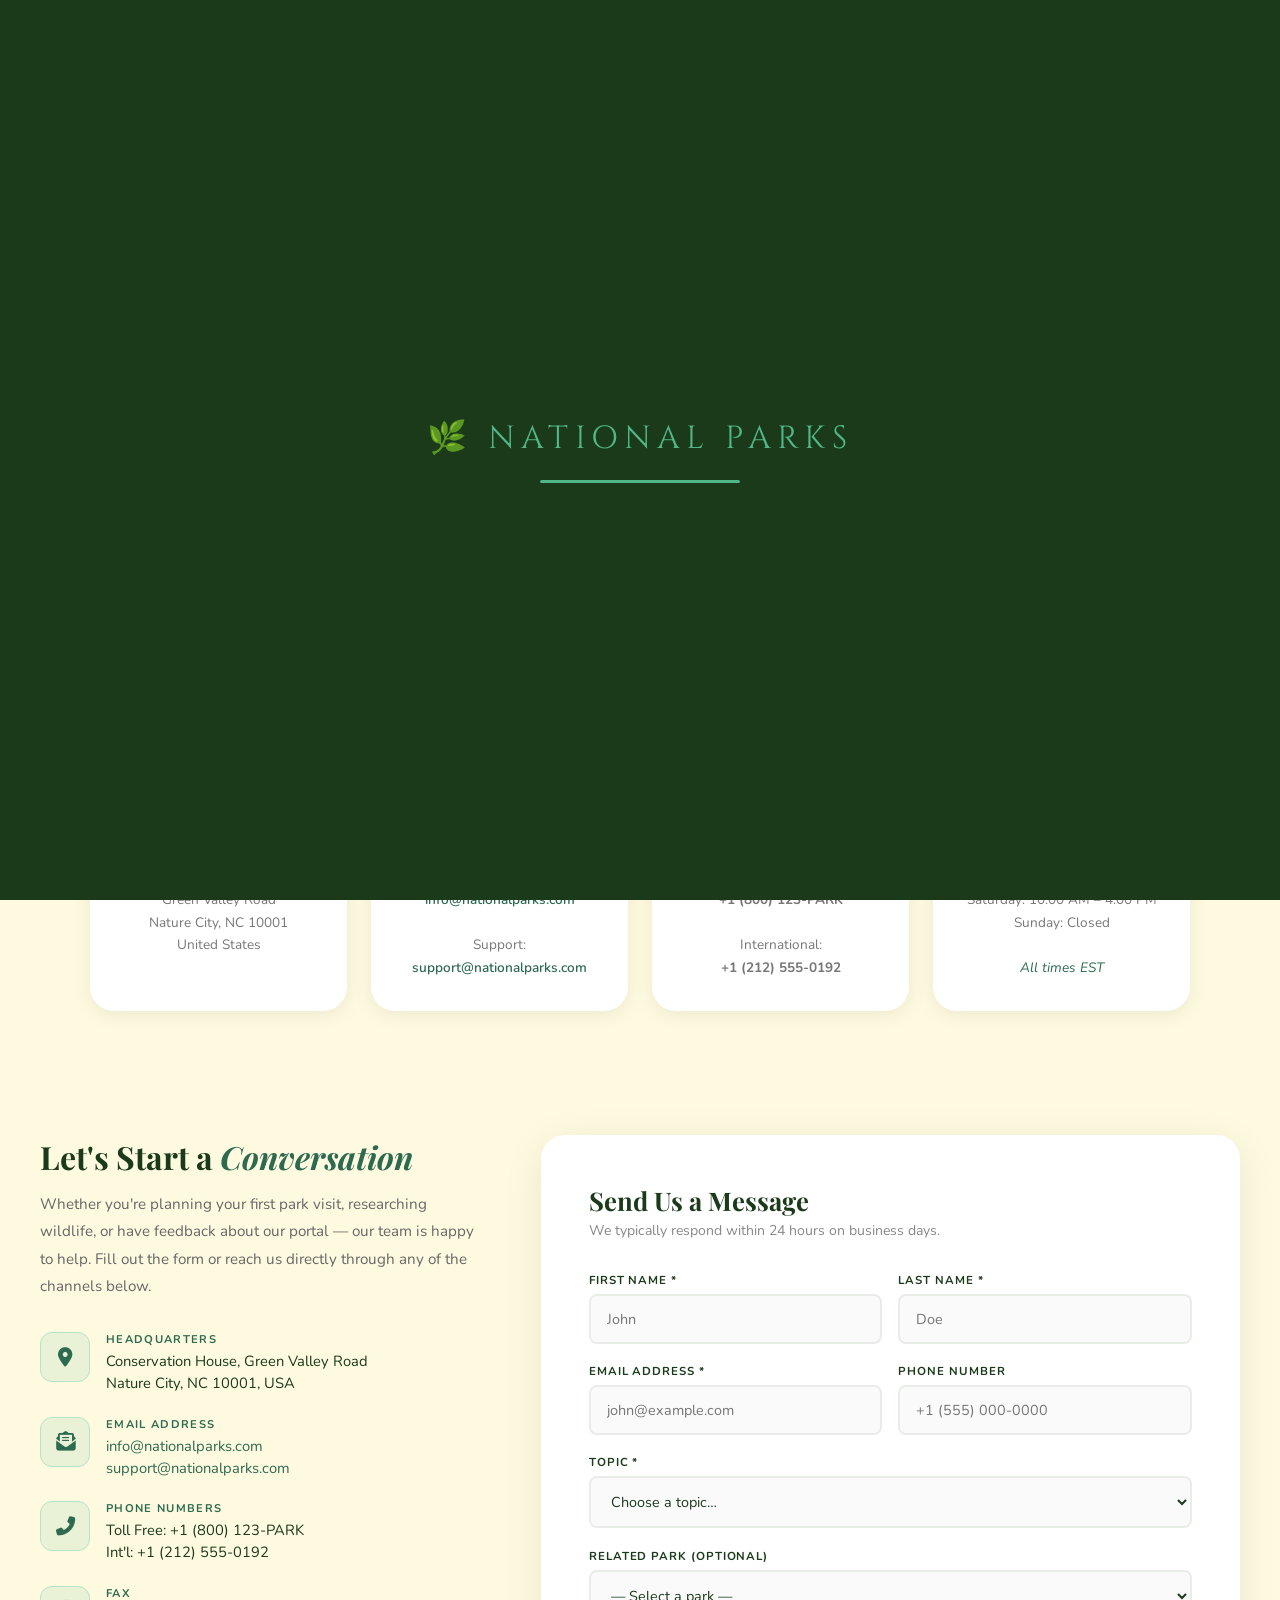
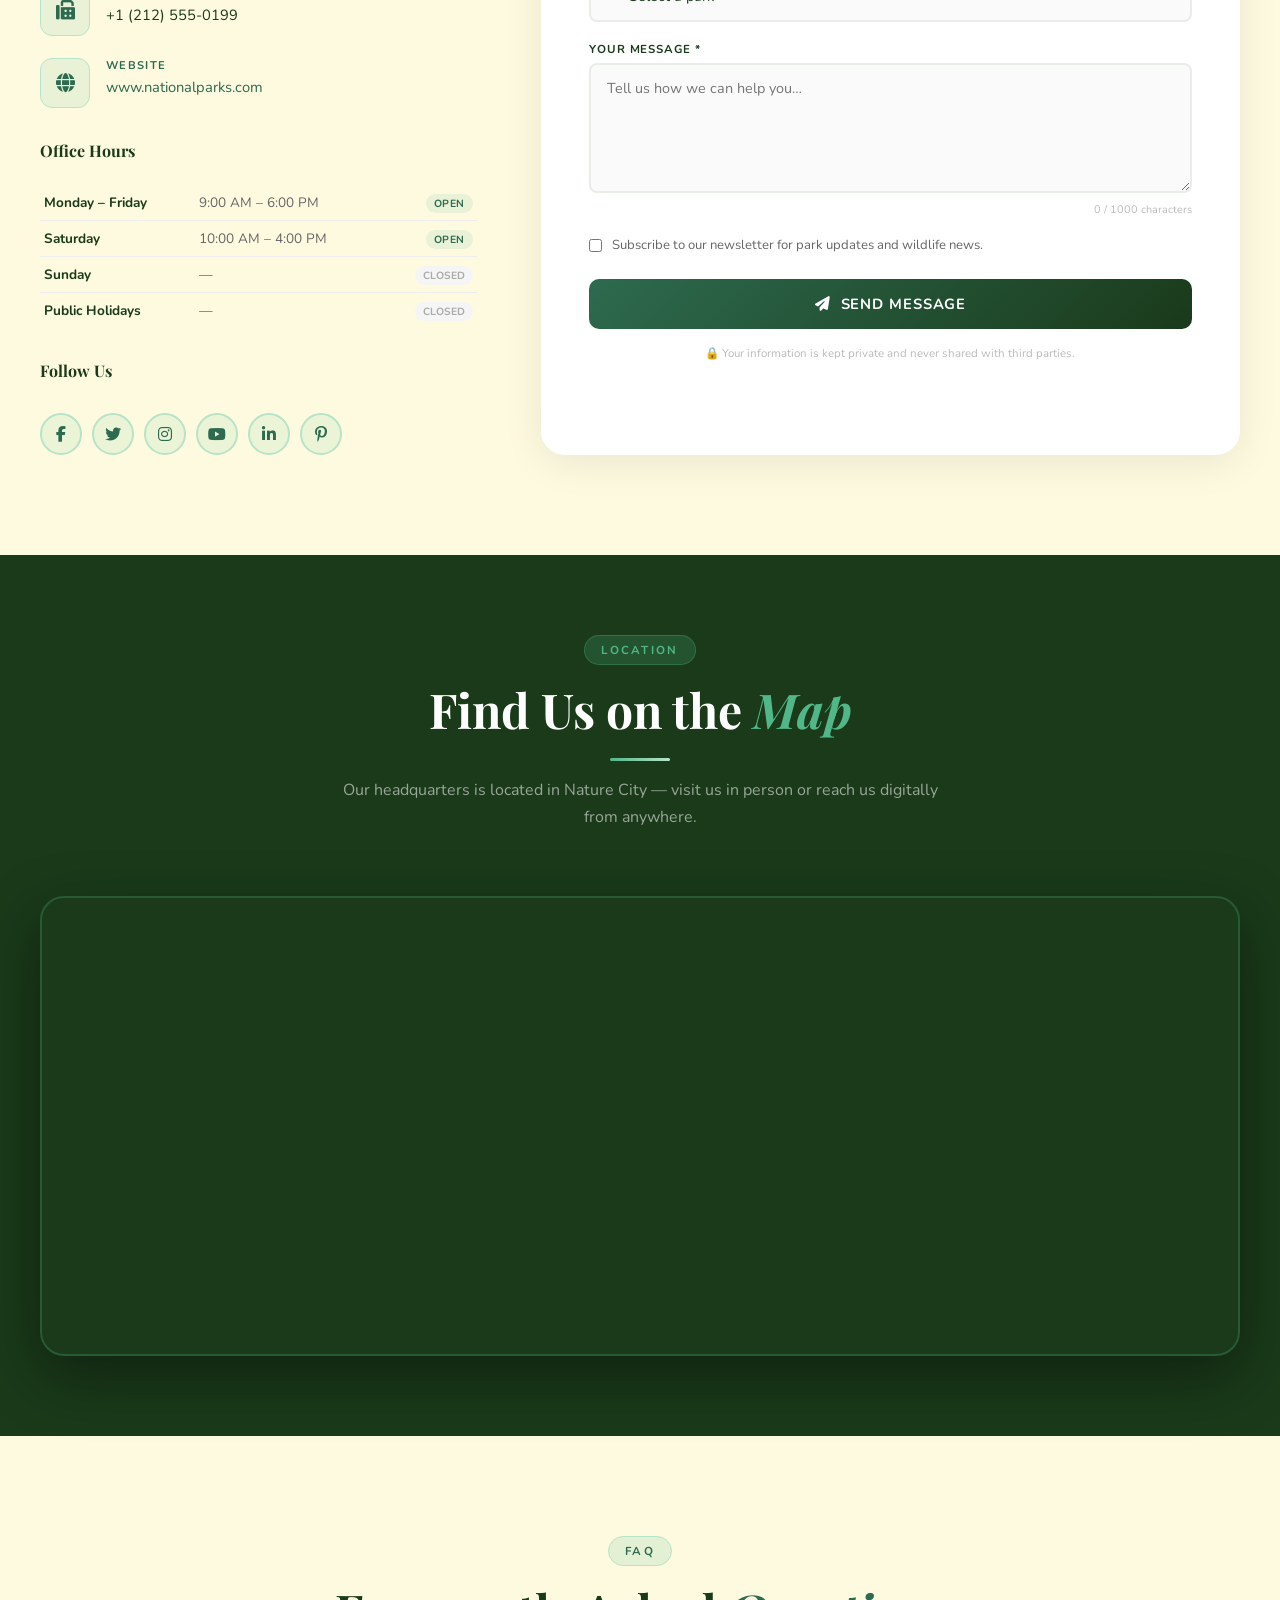
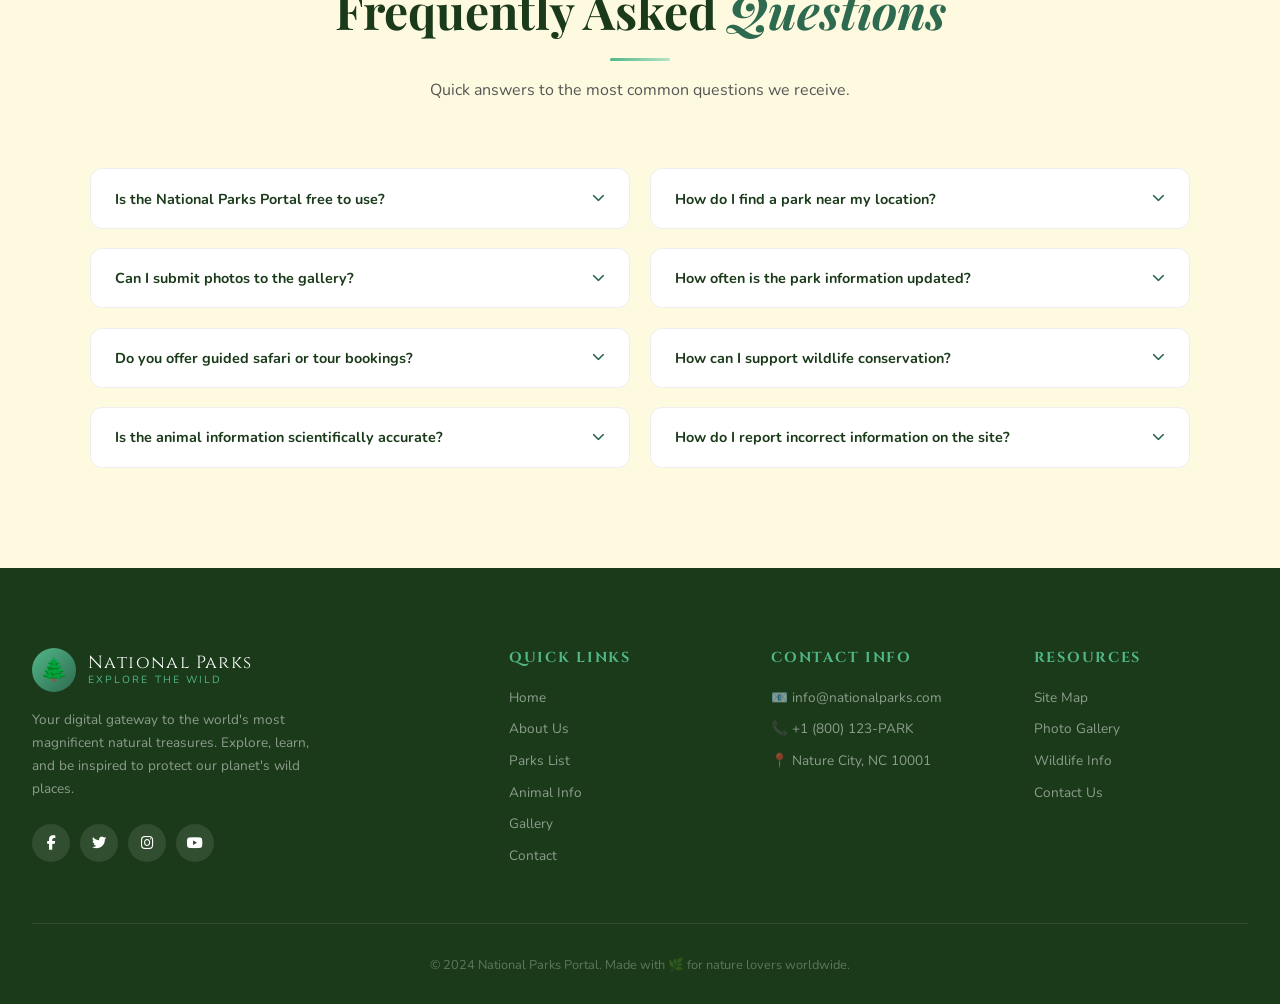
<file: contact.html>
<!DOCTYPE html>
<html lang="en">
<head>
  <meta charset="UTF-8" />
  <meta name="viewport" content="width=device-width, initial-scale=1.0" />
  <title>Contact Us — National Parks Portal</title>
  <link rel="stylesheet" href="style.css" />
  <link rel="stylesheet" href="https://cdnjs.cloudflare.com/ajax/libs/font-awesome/6.5.0/css/all.min.css" />
  <style>
    /* ── PAGE HERO ── */
    .page-hero {
      height: 52vh; min-height: 360px;
      background: url('https://images.unsplash.com/photo-1426604966848-d7adac402bff?w=1600&q=80') center/cover;
      position: relative; display: flex; align-items: center; justify-content: center; text-align: center;
    }
    .page-hero::before { content:''; position:absolute; inset:0; background:rgba(10,30,10,0.65); }
    .page-hero-content { position:relative; z-index:1; color:var(--white); }
    .page-hero-content h1 { font-family:var(--font-display); font-size:clamp(2.2rem,5vw,3.8rem); letter-spacing:0.08em; }
    .page-hero-content p { color:rgba(255,255,255,0.75); font-size:1.05rem; margin-top:0.6rem; }
    .breadcrumb { display:flex; justify-content:center; gap:8px; align-items:center; color:rgba(255,255,255,0.45); font-size:0.82rem; margin-top:1rem; }
    .breadcrumb a { color:var(--green-light); }

    /* ── INFO CARDS ── */
    .info-cards { display:grid; grid-template-columns:repeat(auto-fill,minmax(220px,1fr)); gap:1.5rem; max-width:1100px; margin:0 auto 4rem; }
    .info-card {
      background:var(--white); border-radius:var(--radius-lg); padding:2rem 1.5rem;
      text-align:center; box-shadow:0 4px 20px rgba(0,0,0,0.07);
      border-top:4px solid var(--green-light); transition:var(--transition);
    }
    .info-card:hover { transform:translateY(-6px); box-shadow:0 14px 35px rgba(26,58,26,0.12); }
    .info-card-icon {
      width:60px; height:60px; border-radius:50%;
      background:linear-gradient(135deg,var(--green-light),var(--green-mid));
      display:flex; align-items:center; justify-content:center;
      font-size:1.5rem; margin:0 auto 1.2rem; color:var(--white);
    }
    .info-card h4 { font-family:var(--font-heading); color:var(--green-dark); font-size:1.05rem; margin-bottom:0.5rem; }
    .info-card p { color:#777; font-size:0.85rem; line-height:1.65; }
    .info-card a { color:var(--green-mid); font-weight:600; }
    .info-card a:hover { color:var(--green-dark); }

    /* ── MAIN CONTACT SECTION ── */
    .contact-main { display:grid; grid-template-columns:1fr 1.6fr; gap:4rem; max-width:1200px; margin:0 auto; }

    /* Left panel */
    .contact-left h2 { font-family:var(--font-heading); font-size:2rem; color:var(--green-dark); margin-bottom:0.8rem; }
    .contact-left p { color:#666; line-height:1.8; margin-bottom:2rem; font-size:0.95rem; }

    .contact-detail { display:flex; gap:1rem; margin-bottom:1.4rem; align-items:flex-start; }
    .cd-icon {
      width:50px; height:50px; flex-shrink:0;
      background:rgba(82,183,136,0.12); border:1px solid var(--green-pale);
      border-radius:12px; display:flex; align-items:center; justify-content:center;
      font-size:1.2rem; color:var(--green-mid);
    }
    .cd-label { font-size:0.7rem; font-weight:700; letter-spacing:0.12em; text-transform:uppercase; color:var(--green-mid); }
    .cd-value { color:var(--green-dark); font-size:0.92rem; margin-top:3px; line-height:1.5; }
    .cd-value a { color:var(--green-mid); }
    .cd-value a:hover { color:var(--green-dark); text-decoration:underline; }

    .contact-socials { display:flex; gap:10px; margin-top:2rem; }
    .cs-link {
      width:42px; height:42px; border-radius:50%;
      background:rgba(82,183,136,0.1); border:2px solid var(--green-pale);
      display:flex; align-items:center; justify-content:center;
      color:var(--green-mid); font-size:1rem; transition:var(--transition);
    }
    .cs-link:hover { background:var(--green-mid); border-color:var(--green-mid); color:var(--white); transform:translateY(-3px); }

    /* Hours table */
    .hours-table { width:100%; border-collapse:collapse; margin-top:1.5rem; font-size:0.85rem; }
    .hours-table tr { border-bottom:1px solid #eee; }
    .hours-table tr:last-child { border-bottom:none; }
    .hours-table td { padding:8px 4px; color:#666; }
    .hours-table td:first-child { font-weight:700; color:var(--green-dark); }
    .hours-table td:last-child { text-align:right; }
    .open-badge { background:rgba(82,183,136,0.12); color:var(--green-mid); font-size:0.65rem; font-weight:700; padding:2px 8px; border-radius:10px; letter-spacing:0.05em; }
    .closed-badge { background:#f5f5f5; color:#aaa; font-size:0.65rem; font-weight:700; padding:2px 8px; border-radius:10px; }

    /* Right panel — form */
    .contact-form-panel {
      background:var(--white); border-radius:var(--radius-lg);
      padding:3rem; box-shadow:0 8px 40px rgba(0,0,0,0.08);
    }
    .cf-header { margin-bottom:2rem; }
    .cf-header h3 { font-family:var(--font-heading); color:var(--green-dark); font-size:1.6rem; }
    .cf-header p { color:#888; font-size:0.88rem; margin-top:4px; }

    .form-group { margin-bottom:1.2rem; }
    .form-row { display:grid; grid-template-columns:1fr 1fr; gap:1rem; }
    label { display:block; font-size:0.72rem; font-weight:700; letter-spacing:0.08em; text-transform:uppercase; color:var(--green-dark); margin-bottom:6px; }
    input, textarea, select {
      width:100%; padding:13px 16px;
      border:2px solid #e8ede8; border-radius:8px;
      font-family:var(--font-body); font-size:0.9rem; color:var(--green-dark);
      background:#fafafa; transition:var(--transition); outline:none;
    }
    input:focus, textarea:focus, select:focus {
      border-color:var(--green-light); background:var(--white);
      box-shadow:0 0 0 4px rgba(82,183,136,0.1);
    }
    textarea { min-height:130px; resize:vertical; }
    .char-count { text-align:right; font-size:0.68rem; color:#bbb; margin-top:3px; }

    .form-submit {
      background:linear-gradient(135deg,var(--green-mid),var(--green-dark));
      color:var(--white); width:100%; padding:15px;
      border-radius:10px; font-size:0.92rem; font-weight:700;
      letter-spacing:0.06em; text-transform:uppercase;
      cursor:pointer; border:none; transition:var(--transition);
      font-family:var(--font-body); display:flex; align-items:center; justify-content:center; gap:10px;
    }
    .form-submit:hover { opacity:0.9; transform:translateY(-2px); box-shadow:0 10px 25px rgba(26,58,26,0.25); }
    .form-submit.loading { opacity:0.7; pointer-events:none; }

    .form-success {
      display:none; background:rgba(82,183,136,0.08);
      border:2px solid var(--green-light); color:var(--green-dark);
      padding:1.2rem 1.5rem; border-radius:10px; text-align:center;
      font-weight:600; margin-top:1rem; font-size:0.92rem;
    }
    .form-success i { color:var(--green-mid); margin-right:8px; }

    .privacy-note { font-size:0.72rem; color:#bbb; text-align:center; margin-top:1rem; }

    /* ── MAP ── */
    .map-section { background:var(--green-dark); padding:80px 2rem; }
    .map-section .section-title { color:var(--white); }
    .map-section .section-desc { color:rgba(255,255,255,0.55); }
    .map-frame-wrap { max-width:1200px; margin:2.5rem auto 0; border-radius:var(--radius-lg); overflow:hidden; box-shadow:0 20px 60px rgba(0,0,0,0.4); border:2px solid rgba(82,183,136,0.25); height:460px; }
    .map-frame-wrap iframe { width:100%; height:100%; border:none; }

    /* ── FAQ ── */
    .faq-grid { display:grid; grid-template-columns:1fr 1fr; gap:1.2rem; max-width:1100px; margin:0 auto; }
    .faq-item { background:var(--white); border-radius:var(--radius); border:1px solid #eee; overflow:hidden; }
    .faq-question {
      padding:1.2rem 1.5rem; font-weight:700; color:var(--green-dark);
      cursor:pointer; display:flex; align-items:center; justify-content:space-between;
      font-size:0.9rem; user-select:none; transition:var(--transition);
    }
    .faq-question:hover { background:#f9fcf9; }
    .faq-question i { color:var(--green-mid); transition:transform 0.3s; font-size:0.8rem; flex-shrink:0; }
    .faq-answer { padding:0 1.5rem; max-height:0; overflow:hidden; transition:max-height 0.4s ease, padding 0.3s ease; color:#666; font-size:0.87rem; line-height:1.75; }
    .faq-item.open .faq-question { background:#f5faf5; color:var(--green-mid); }
    .faq-item.open .faq-question i { transform:rotate(180deg); }
    .faq-item.open .faq-answer { max-height:200px; padding:0 1.5rem 1.2rem; }

    /* RESPONSIVE */
    @media(max-width:1024px) { .contact-main { grid-template-columns:1fr; gap:2.5rem; } }
    @media(max-width:768px) { .faq-grid { grid-template-columns:1fr; } .form-row { grid-template-columns:1fr; } .contact-form-panel { padding:2rem 1.5rem; } }
  </style>
</head>
<body>

<!-- LOADER -->
<div id="loader">
  <div class="loader-logo">🌿 NATIONAL PARKS</div>
  <div class="loader-bar"><div class="loader-bar-fill"></div></div>
</div>

<!-- NAVBAR -->
<nav id="navbar">
  <div class="nav-inner">
    <a href="index.html" class="nav-logo">
      <div class="logo-icon">🌲</div>
      <div class="logo-text">National Parks<span>Explore the Wild</span></div>
    </a>
    <ul class="nav-links" id="navLinks">
      <li><a href="index.html">Home</a></li>
      <li><a href="about.html">About</a></li>
      <li><a href="parks.html">Parks List</a></li>
      <li><a href="animal-info.html">Animal Info</a></li>
      <li><a href="sitemap.html">Site Map</a></li>
      <li><a href="gallery.html">Gallery</a></li>
      <li><a href="contact.html" class="active">Contact Us</a></li>
    </ul>
    <button class="hamburger" id="hamburger" aria-label="Menu">
      <span></span><span></span><span></span>
    </button>
  </div>
</nav>

<!-- PAGE HERO -->
<div class="page-hero">
  <div class="page-hero-content">
    <div class="hero-badge" style="margin:0 auto 1rem"><i class="fas fa-envelope"></i> Get In Touch</div>
    <h1>Contact Us</h1>
    <p>We'd love to hear from you — questions, feedback, or just saying hello</p>
    <div class="breadcrumb">
      <a href="index.html">Home</a>
      <i class="fas fa-chevron-right" style="font-size:0.6rem"></i>
      <span>Contact Us</span>
    </div>
  </div>
</div>

<!-- INFO CARDS -->
<section style="background:var(--cream); padding:80px 2rem 40px;">
  <div class="section-header" style="margin-bottom:3rem;">
    <div class="section-tag">Reach Us</div>
    <h2 class="section-title">How to <em>Connect</em></h2>
    <div class="section-line"></div>
  </div>
  <div class="info-cards">
    <div class="info-card reveal">
      <div class="info-card-icon"><i class="fas fa-map-marker-alt"></i></div>
      <h4>Our Address</h4>
      <p>Conservation House<br>Green Valley Road<br>Nature City, NC 10001<br>United States</p>
    </div>
    <div class="info-card reveal reveal-delay-1">
      <div class="info-card-icon"><i class="fas fa-envelope"></i></div>
      <h4>Email Us</h4>
      <p>General Inquiries:<br><a href="mailto:info@nationalparks.com">info@nationalparks.com</a><br><br>Support:<br><a href="mailto:support@nationalparks.com">support@nationalparks.com</a></p>
    </div>
    <div class="info-card reveal reveal-delay-2">
      <div class="info-card-icon"><i class="fas fa-phone-alt"></i></div>
      <h4>Call Us</h4>
      <p>Toll Free:<br><strong>+1 (800) 123-PARK</strong><br><br>International:<br><strong>+1 (212) 555-0192</strong></p>
    </div>
    <div class="info-card reveal reveal-delay-3">
      <div class="info-card-icon"><i class="fas fa-clock"></i></div>
      <h4>Office Hours</h4>
      <p>Mon – Fri: 9:00 AM – 6:00 PM<br>Saturday: 10:00 AM – 4:00 PM<br>Sunday: Closed<br><br><em style="color:var(--green-mid)">All times EST</em></p>
    </div>
  </div>
</section>

<!-- MAIN CONTACT: details + form -->
<section style="background:var(--cream); padding:20px 2rem 100px;">
  <div class="contact-main">

    <!-- LEFT: details -->
    <div class="contact-left reveal">
      <h2>Let's Start a <em style="color:var(--green-mid)">Conversation</em></h2>
      <p>Whether you're planning your first park visit, researching wildlife, or have feedback about our portal — our team is happy to help. Fill out the form or reach us directly through any of the channels below.</p>

      <div class="contact-detail">
        <div class="cd-icon"><i class="fas fa-map-marker-alt"></i></div>
        <div>
          <div class="cd-label">Headquarters</div>
          <div class="cd-value">Conservation House, Green Valley Road<br>Nature City, NC 10001, USA</div>
        </div>
      </div>

      <div class="contact-detail">
        <div class="cd-icon"><i class="fas fa-envelope-open-text"></i></div>
        <div>
          <div class="cd-label">Email Address</div>
          <div class="cd-value">
            <a href="mailto:info@nationalparks.com">info@nationalparks.com</a><br>
            <a href="mailto:support@nationalparks.com">support@nationalparks.com</a>
          </div>
        </div>
      </div>

      <div class="contact-detail">
        <div class="cd-icon"><i class="fas fa-phone-alt"></i></div>
        <div>
          <div class="cd-label">Phone Numbers</div>
          <div class="cd-value">Toll Free: +1 (800) 123-PARK<br>Int'l: +1 (212) 555-0192</div>
        </div>
      </div>

      <div class="contact-detail">
        <div class="cd-icon"><i class="fas fa-fax"></i></div>
        <div>
          <div class="cd-label">Fax</div>
          <div class="cd-value">+1 (212) 555-0199</div>
        </div>
      </div>

      <div class="contact-detail">
        <div class="cd-icon"><i class="fas fa-globe"></i></div>
        <div>
          <div class="cd-label">Website</div>
          <div class="cd-value"><a href="index.html">www.nationalparks.com</a></div>
        </div>
      </div>

      <!-- Office hours mini-table -->
      <h4 style="font-family:var(--font-heading);color:var(--green-dark);margin-top:2rem;margin-bottom:0.5rem;">Office Hours</h4>
      <table class="hours-table">
        <tr><td>Monday – Friday</td><td>9:00 AM – 6:00 PM</td><td><span class="open-badge">OPEN</span></td></tr>
        <tr><td>Saturday</td><td>10:00 AM – 4:00 PM</td><td><span class="open-badge">OPEN</span></td></tr>
        <tr><td>Sunday</td><td>—</td><td><span class="closed-badge">CLOSED</span></td></tr>
        <tr><td>Public Holidays</td><td>—</td><td><span class="closed-badge">CLOSED</span></td></tr>
      </table>

      <!-- Social -->
      <h4 style="font-family:var(--font-heading);color:var(--green-dark);margin-top:2rem;margin-bottom:0.8rem;">Follow Us</h4>
      <div class="contact-socials">
        <a href="#" class="cs-link" title="Facebook"><i class="fab fa-facebook-f"></i></a>
        <a href="#" class="cs-link" title="Twitter"><i class="fab fa-twitter"></i></a>
        <a href="#" class="cs-link" title="Instagram"><i class="fab fa-instagram"></i></a>
        <a href="#" class="cs-link" title="YouTube"><i class="fab fa-youtube"></i></a>
        <a href="#" class="cs-link" title="LinkedIn"><i class="fab fa-linkedin-in"></i></a>
        <a href="#" class="cs-link" title="Pinterest"><i class="fab fa-pinterest-p"></i></a>
      </div>
    </div>

    <!-- RIGHT: form -->
    <div class="contact-form-panel reveal reveal-delay-2">
      <div class="cf-header">
        <h3>Send Us a Message</h3>
        <p>We typically respond within 24 hours on business days.</p>
      </div>

      <form id="contactForm" novalidate>
        <div class="form-row">
          <div class="form-group">
            <label for="firstName">First Name *</label>
            <input type="text" id="firstName" name="firstName" placeholder="John" required />
          </div>
          <div class="form-group">
            <label for="lastName">Last Name *</label>
            <input type="text" id="lastName" name="lastName" placeholder="Doe" required />
          </div>
        </div>

        <div class="form-row">
          <div class="form-group">
            <label for="email">Email Address *</label>
            <input type="email" id="email" name="email" placeholder="john@example.com" required />
          </div>
          <div class="form-group">
            <label for="phone">Phone Number</label>
            <input type="tel" id="phone" name="phone" placeholder="+1 (555) 000-0000" />
          </div>
        </div>

        <div class="form-group">
          <label for="topic">Topic *</label>
          <select id="topic" name="topic" required>
            <option value="" disabled selected>Choose a topic…</option>
            <option value="park-info">🏕️ Park Information</option>
            <option value="wildlife">🦁 Wildlife Inquiry</option>
            <option value="visit">📅 Visit Planning</option>
            <option value="conservation">🌿 Conservation</option>
            <option value="feedback">💬 Website Feedback</option>
            <option value="media">📸 Media & Press</option>
            <option value="partnership">🤝 Partnership</option>
            <option value="other">❓ Other</option>
          </select>
        </div>

        <div class="form-group">
          <label for="park">Related Park (optional)</label>
          <select id="park" name="park">
            <option value="">— Select a park —</option>
            <option>Yellowstone National Park (USA)</option>
            <option>Grand Canyon National Park (USA)</option>
            <option>Banff National Park (Canada)</option>
            <option>Serengeti National Park (Tanzania)</option>
            <option>Kruger National Park (South Africa)</option>
            <option>Lake Nakuru National Park (Kenya)</option>
            <option>Jim Corbett National Park (India)</option>
            <option>Amazon National Park (Brazil)</option>
            <option>Zhangjiajie National Park (China)</option>
            <option>Swiss National Park (Switzerland)</option>
            <option>Plitvice Lakes National Park (Croatia)</option>
            <option>Great Barrier Reef Marine Park (Australia)</option>
          </select>
        </div>

        <div class="form-group">
          <label for="message">Your Message *</label>
          <textarea id="message" name="message" placeholder="Tell us how we can help you…" maxlength="1000" required></textarea>
          <div class="char-count"><span id="charCount">0</span> / 1000 characters</div>
        </div>

        <div class="form-group" style="display:flex;gap:10px;align-items:flex-start;">
          <input type="checkbox" id="newsletter" name="newsletter" style="width:auto;margin-top:3px;flex-shrink:0;" />
          <label for="newsletter" style="text-transform:none;letter-spacing:0;font-size:0.82rem;font-weight:400;color:#666;cursor:pointer;">Subscribe to our newsletter for park updates and wildlife news.</label>
        </div>

        <button type="submit" class="form-submit" id="submitBtn">
          <i class="fas fa-paper-plane"></i> Send Message
        </button>

        <div class="form-success" id="formSuccess">
          <i class="fas fa-check-circle"></i>
          Thank you! Your message has been sent successfully. We'll get back to you within 24 hours.
        </div>

        <p class="privacy-note">🔒 Your information is kept private and never shared with third parties.</p>
      </form>
    </div>
  </div>
</section>

<!-- GOOGLE MAP -->
<section class="map-section">
  <div class="section-header">
    <div class="section-tag" style="background:rgba(82,183,136,0.2);color:var(--green-light);border-color:rgba(82,183,136,0.3)">Location</div>
    <h2 class="section-title">Find Us on the <em style="color:var(--green-light)">Map</em></h2>
    <div class="section-line"></div>
    <p class="section-desc">Our headquarters is located in Nature City — visit us in person or reach us digitally from anywhere.</p>
  </div>
  <div class="map-frame-wrap reveal">
    <iframe
      src="https://www.google.com/maps/embed?pb=!1m18!1m12!1m3!1d3022.2412648718453!2d-73.98784368459418!3d40.74844097932844!2m3!1f0!2f0!3f0!3m2!1i1024!2i768!4f13.1!3m3!1m2!1s0x89c259a9b3117469%3A0xd134e199a405a163!2sEmpire%20State%20Building!5e0!3m2!1sen!2s!4v1616517523753!5m2!1sen!2s"
      allowfullscreen=""
      loading="lazy"
      referrerpolicy="no-referrer-when-downgrade"
      title="National Parks Portal Office Location">
    </iframe>
  </div>
</section>

<!-- FAQ -->
<section style="background:var(--cream); padding:100px 2rem;">
  <div class="section-header">
    <div class="section-tag">FAQ</div>
    <h2 class="section-title">Frequently Asked <em>Questions</em></h2>
    <div class="section-line"></div>
    <p class="section-desc">Quick answers to the most common questions we receive.</p>
  </div>
  <div class="faq-grid">

    <div class="faq-item reveal">
      <div class="faq-question">Is the National Parks Portal free to use? <i class="fas fa-chevron-down"></i></div>
      <div class="faq-answer">Yes! The National Parks Portal is completely free. Our mission is to make park and wildlife information accessible to everyone around the world, so there is no registration or fee required to browse any section of the site.</div>
    </div>

    <div class="faq-item reveal reveal-delay-1">
      <div class="faq-question">How do I find a park near my location? <i class="fas fa-chevron-down"></i></div>
      <div class="faq-answer">Visit the Parks List page and use the continent filter to narrow down parks by region. Each park card includes its exact location, and our interactive Google Map section shows all featured parks plotted on a global map.</div>
    </div>

    <div class="faq-item reveal reveal-delay-2">
      <div class="faq-question">Can I submit photos to the gallery? <i class="fas fa-chevron-down"></i></div>
      <div class="faq-answer">Absolutely! We love featuring community photography. Send your high-resolution park and wildlife photos to info@nationalparks.com with the subject line "Gallery Submission." Include the park name, location, and a brief description. Our team reviews all submissions.</div>
    </div>

    <div class="faq-item reveal reveal-delay-3">
      <div class="faq-question">How often is the park information updated? <i class="fas fa-chevron-down"></i></div>
      <div class="faq-answer">Our team reviews and updates park data, entry fees, and facilities information quarterly. Wildlife and conservation status information is updated as new scientific data becomes available, typically twice a year.</div>
    </div>

    <div class="faq-item reveal">
      <div class="faq-question">Do you offer guided safari or tour bookings? <i class="fas fa-chevron-down"></i></div>
      <div class="faq-answer">We are an information portal, not a tour operator. However, each park's detail page includes links to official park websites where you can find accredited tour operators, booking information, and permit requirements for your visit.</div>
    </div>

    <div class="faq-item reveal reveal-delay-1">
      <div class="faq-question">How can I support wildlife conservation? <i class="fas fa-chevron-down"></i></div>
      <div class="faq-answer">There are many ways to help! Visiting national parks directly supports their funding. You can also donate to organisations like WWF, Wildlife Conservation Society, or local park foundations. Responsible eco-tourism and reducing your environmental footprint also make a significant impact.</div>
    </div>

    <div class="faq-item reveal reveal-delay-2">
      <div class="faq-question">Is the animal information scientifically accurate? <i class="fas fa-chevron-down"></i></div>
      <div class="faq-answer">We source our wildlife data from reputable institutions including the IUCN Red List, WWF, National Geographic, and peer-reviewed wildlife research. Our team includes qualified wildlife biologists who review all animal information for accuracy.</div>
    </div>

    <div class="faq-item reveal reveal-delay-3">
      <div class="faq-question">How do I report incorrect information on the site? <i class="fas fa-chevron-down"></i></div>
      <div class="faq-answer">We appreciate corrections! Please use the contact form on this page, select "Website Feedback" as your topic, and describe the issue including the specific page and section. Our content team will review and update the information promptly.</div>
    </div>

  </div>
</section>

<!-- FOOTER -->
<footer>
  <div class="footer-grid">
    <div class="footer-brand">
      <div class="nav-logo" style="margin-bottom:1rem">
        <div class="logo-icon">🌲</div>
        <div class="logo-text">National Parks<span>Explore the Wild</span></div>
      </div>
      <p>Your digital gateway to the world's most magnificent natural treasures. Explore, learn, and be inspired to protect our planet's wild places.</p>
      <div class="footer-socials">
        <a href="#" class="social-link"><i class="fab fa-facebook-f"></i></a>
        <a href="#" class="social-link"><i class="fab fa-twitter"></i></a>
        <a href="#" class="social-link"><i class="fab fa-instagram"></i></a>
        <a href="#" class="social-link"><i class="fab fa-youtube"></i></a>
      </div>
    </div>
    <div class="footer-col">
      <h4>Quick Links</h4>
      <ul>
        <li><a href="index.html">Home</a></li>
        <li><a href="about.html">About Us</a></li>
        <li><a href="parks.html">Parks List</a></li>
        <li><a href="animal-info.html">Animal Info</a></li>
        <li><a href="gallery.html">Gallery</a></li>
        <li><a href="contact.html">Contact</a></li>
      </ul>
    </div>
    <div class="footer-col">
      <h4>Contact Info</h4>
      <ul>
        <li><a href="mailto:info@nationalparks.com">📧 info@nationalparks.com</a></li>
        <li><a href="tel:+18001237275">📞 +1 (800) 123-PARK</a></li>
        <li><a href="#">📍 Nature City, NC 10001</a></li>
      </ul>
    </div>
    <div class="footer-col">
      <h4>Resources</h4>
      <ul>
        <li><a href="sitemap.html">Site Map</a></li>
        <li><a href="gallery.html">Photo Gallery</a></li>
        <li><a href="animal-info.html">Wildlife Info</a></li>
        <li><a href="contact.html">Contact Us</a></li>
      </ul>
    </div>
  </div>
  <div class="footer-bottom">
    <p>© 2024 National Parks Portal. Made with 🌿 for nature lovers worldwide.</p>
  </div>
</footer>

<!-- BACK TO TOP -->
<button id="back-top" title="Back to Top"><i class="fas fa-arrow-up"></i></button>

<script src="script.js"></script>
<script>
  // ── Character counter ──
  const msgArea = document.getElementById('message');
  const counter = document.getElementById('charCount');
  msgArea?.addEventListener('input', () => { counter.textContent = msgArea.value.length; });

  // ── Contact form submit ──
  document.getElementById('contactForm')?.addEventListener('submit', function(e) {
    e.preventDefault();
    const btn = document.getElementById('submitBtn');
    btn.classList.add('loading');
    btn.innerHTML = '<i class="fas fa-spinner fa-spin"></i> Sending…';

    setTimeout(() => {
      btn.innerHTML = '<i class="fas fa-check"></i> Message Sent!';
      btn.style.background = 'linear-gradient(135deg, var(--green-light), var(--green-mid))';
      document.getElementById('formSuccess').style.display = 'block';
      this.reset();
      counter.textContent = '0';

      setTimeout(() => {
        btn.innerHTML = '<i class="fas fa-paper-plane"></i> Send Message';
        btn.style.background = '';
        btn.classList.remove('loading');
        document.getElementById('formSuccess').style.display = 'none';
      }, 5000);
    }, 1800);
  });

  // ── FAQ accordion ──
  document.querySelectorAll('.faq-question').forEach(q => {
    q.addEventListener('click', () => {
      const item = q.parentElement;
      const isOpen = item.classList.contains('open');
      // close all
      document.querySelectorAll('.faq-item').forEach(i => i.classList.remove('open'));
      // toggle clicked
      if (!isOpen) item.classList.add('open');
    });
  });
</script>
</body>
</html>
</file>
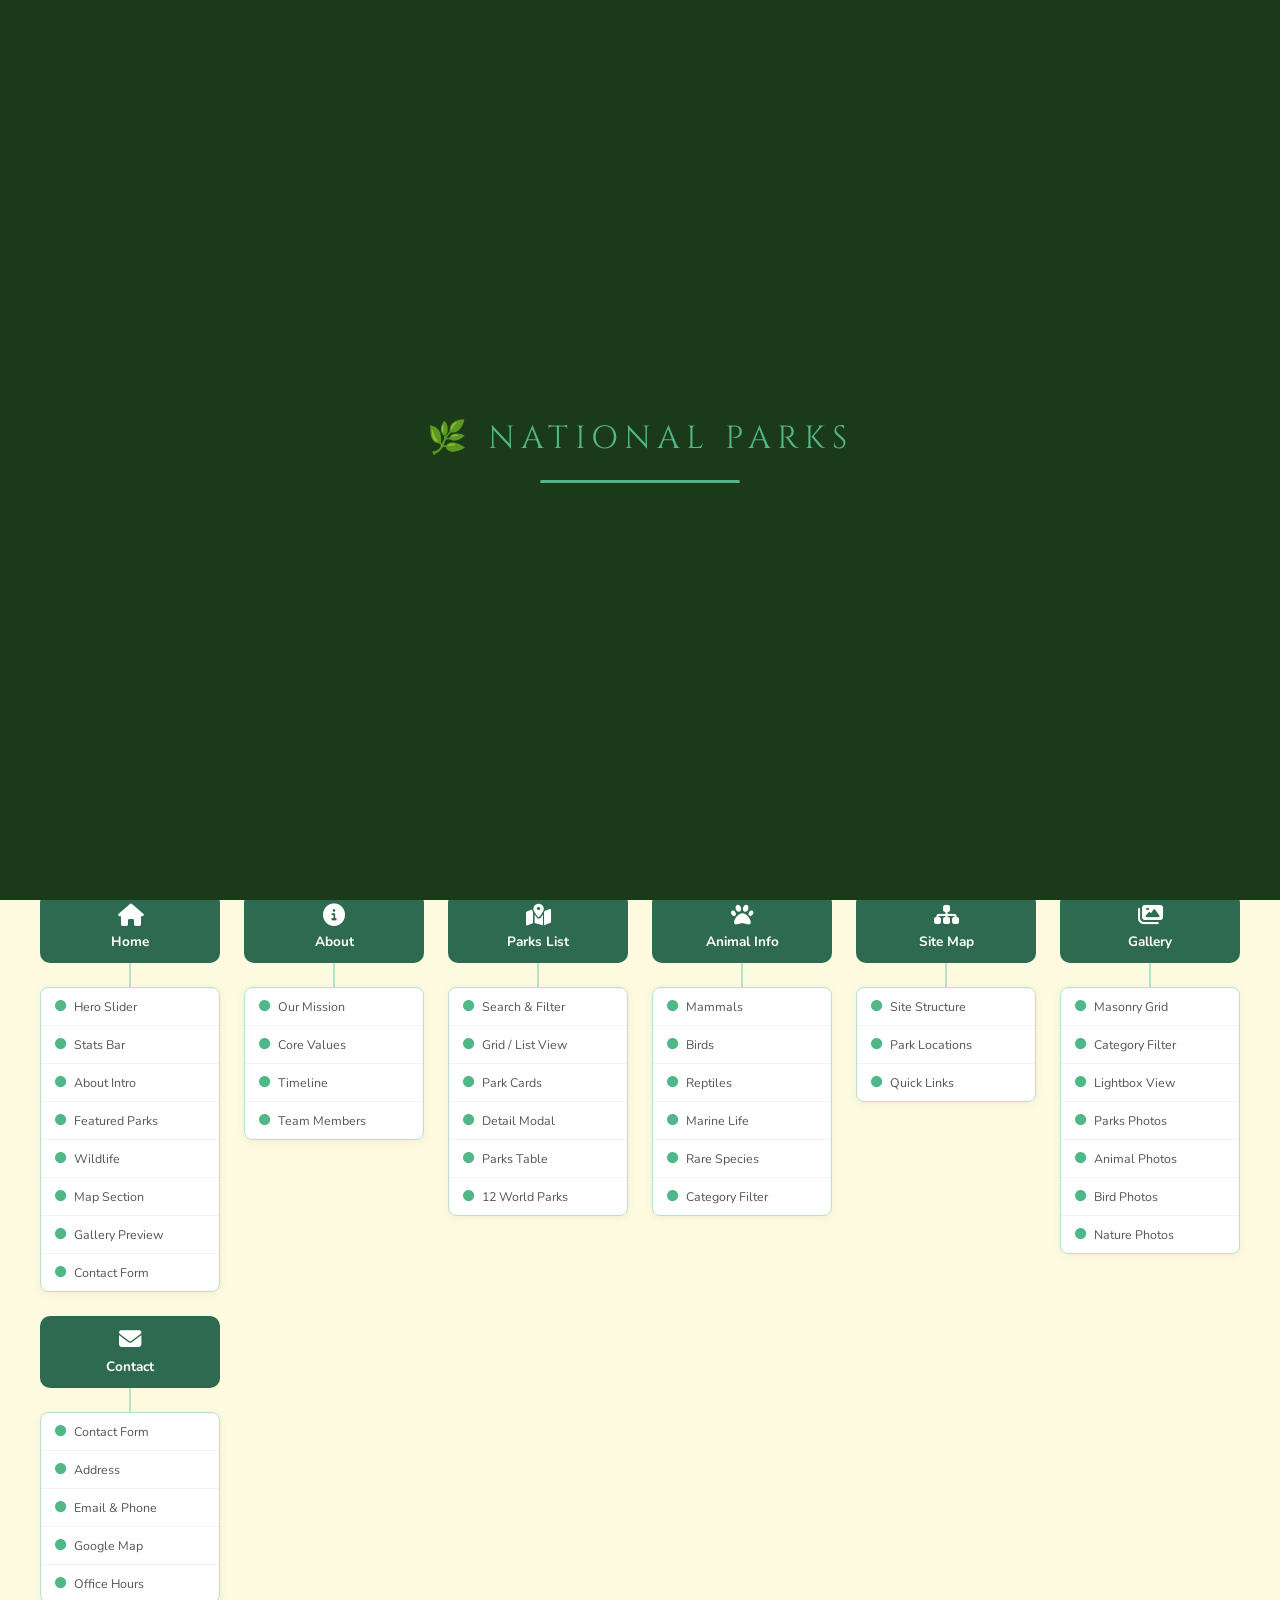
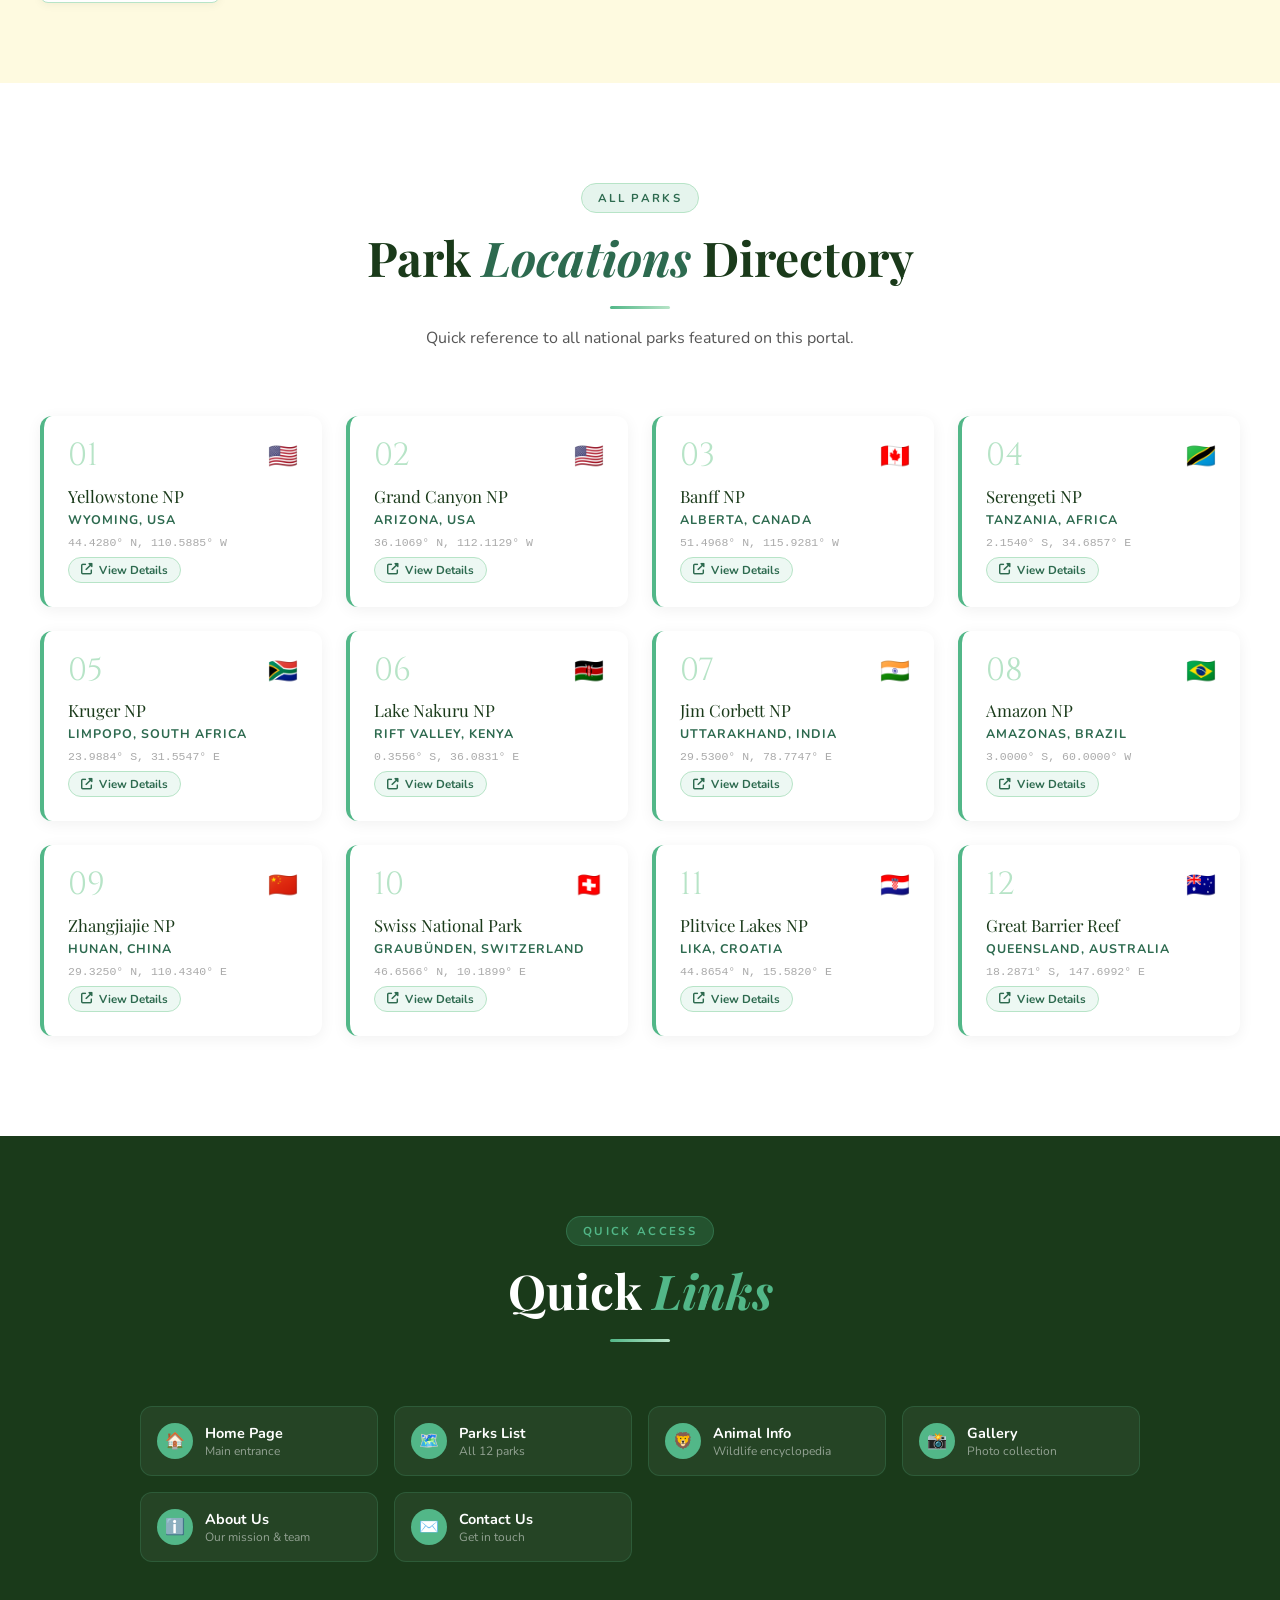
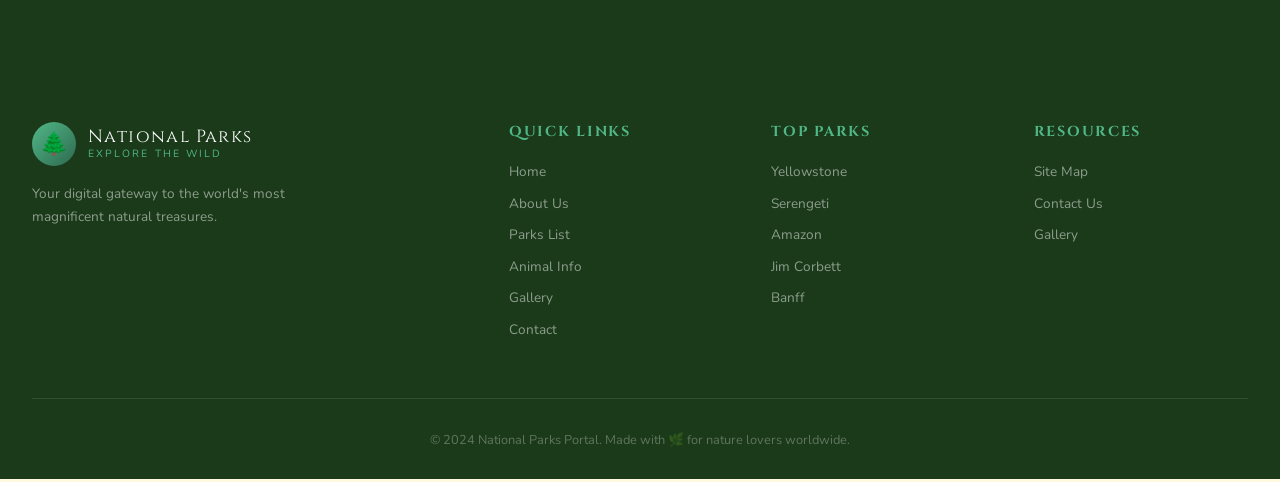
<file: sitemap.html>
<!DOCTYPE html>
<html lang="en">
<head>
  <meta charset="UTF-8" />
  <meta name="viewport" content="width=device-width, initial-scale=1.0" />
  <title>Site Map — National Parks Portal</title>
  <link rel="stylesheet" href="style.css" />
  <link rel="stylesheet" href="https://cdnjs.cloudflare.com/ajax/libs/font-awesome/6.5.0/css/all.min.css" />
  <style>
    .page-hero { height:45vh; min-height:300px; background:url('https://images.unsplash.com/photo-1469854523086-cc02fe5d8800?w=1600&q=80') center/cover; position:relative; display:flex; align-items:center; justify-content:center; text-align:center; }
    .page-hero::before { content:''; position:absolute; inset:0; background:rgba(10,30,10,0.65); }
    .page-hero-content { position:relative; z-index:1; color:var(--white); }
    .page-hero-content h1 { font-family:var(--font-display); font-size:clamp(2.2rem,5vw,3.8rem); letter-spacing:0.08em; }
    .breadcrumb { display:flex; justify-content:center; gap:8px; align-items:center; color:rgba(255,255,255,0.5); font-size:0.82rem; margin-top:1rem; }
    .breadcrumb a { color:var(--green-light); }

    /* Tree diagram */
    .sitemap-wrapper { max-width:1200px; margin:0 auto; }
    .sm-root { text-align:center; margin-bottom:3rem; }
    .sm-root-node { display:inline-flex; align-items:center; gap:10px; background:var(--green-dark); color:var(--white); font-family:var(--font-display); font-size:1.1rem; padding:18px 36px; border-radius:12px; letter-spacing:0.1em; box-shadow:0 8px 30px rgba(26,58,26,0.3); }
    .sm-connector-down { width:2px; height:40px; background:var(--green-light); margin:0 auto; }
    .sm-connector-h { width:80%; height:2px; background:var(--green-light); margin:0 auto; border-radius:1px; }
    .sm-pages-row { display:grid; grid-template-columns:repeat(auto-fill,minmax(160px,1fr)); gap:1.5rem; }
    .sm-page-col { display:flex; flex-direction:column; align-items:center; }
    .sm-page-node { background:var(--green-mid); color:var(--white); border-radius:10px; padding:12px 16px; text-align:center; font-weight:700; font-size:0.85rem; width:100%; transition:var(--transition); cursor:pointer; text-decoration:none; display:block; }
    .sm-page-node:hover { background:var(--green-dark); transform:translateY(-3px); box-shadow:0 6px 20px rgba(26,58,26,0.2); color:var(--white); }
    .sm-page-node i { display:block; font-size:1.4rem; margin-bottom:6px; }
    .sm-sub-connector { width:2px; height:24px; background:var(--green-pale); margin:0 auto; }
    .sm-sub-items { width:100%; background:var(--white); border-radius:8px; border:1px solid var(--green-pale); overflow:hidden; box-shadow:0 2px 10px rgba(0,0,0,0.05); }
    .sm-sub-item { display:flex; align-items:center; gap:8px; padding:10px 14px; border-bottom:1px solid #f0f5f0; font-size:0.78rem; color:#555; transition:var(--transition); }
    .sm-sub-item:last-child { border-bottom:none; }
    .sm-sub-item:hover { background:#f5faf5; color:var(--green-dark); }
    .sm-sub-item i { color:var(--green-light); font-size:0.7rem; }

    /* Parks location table */
    .loc-grid { display:grid; grid-template-columns:repeat(auto-fill,minmax(280px,1fr)); gap:1.5rem; max-width:1200px; margin:0 auto; }
    .loc-card { background:var(--white); border-radius:var(--radius); padding:1.5rem; box-shadow:0 3px 15px rgba(0,0,0,0.06); border-left:4px solid var(--green-light); transition:var(--transition); }
    .loc-card:hover { transform:translateX(4px); }
    .loc-card-header { display:flex; justify-content:space-between; align-items:flex-start; margin-bottom:0.8rem; }
    .loc-num { font-family:var(--font-display); font-size:2rem; color:var(--green-pale); line-height:1; }
    .loc-flag { font-size:1.5rem; }
    .loc-name { font-family:var(--font-heading); color:var(--green-dark); font-size:1.05rem; margin-bottom:4px; }
    .loc-country { color:var(--green-mid); font-size:0.78rem; font-weight:700; text-transform:uppercase; letter-spacing:0.08em; margin-bottom:8px; }
    .loc-coords { font-size:0.72rem; color:#aaa; font-family:monospace; }
    .loc-link { display:inline-flex; align-items:center; gap:6px; background:rgba(82,183,136,0.1); color:var(--green-mid); font-size:0.72rem; font-weight:700; padding:4px 12px; border-radius:20px; margin-top:8px; border:1px solid var(--green-pale); transition:var(--transition); }
    .loc-link:hover { background:var(--green-mid); color:var(--white); }
  </style>
</head>
<body>

<div id="loader"><div class="loader-logo">🌿 NATIONAL PARKS</div><div class="loader-bar"><div class="loader-bar-fill"></div></div></div>

<nav id="navbar">
  <div class="nav-inner">
    <a href="index.html" class="nav-logo"><div class="logo-icon">🌲</div><div class="logo-text">National Parks<span>Explore the Wild</span></div></a>
    <ul class="nav-links" id="navLinks">
      <li><a href="index.html">Home</a></li>
      <li><a href="about.html">About</a></li>
      <li><a href="parks.html">Parks List</a></li>
      <li><a href="animal-info.html">Animal Info</a></li>
      <li><a href="sitemap.html" class="active">Site Map</a></li>
      <li><a href="gallery.html">Gallery</a></li>
      <li><a href="contact.html">Contact Us</a></li>
    </ul>
    <button class="hamburger" id="hamburger"><span></span><span></span><span></span></button>
  </div>
</nav>

<div class="page-hero">
  <div class="page-hero-content">
    <div class="hero-badge" style="margin:0 auto 1rem"><i class="fas fa-sitemap"></i> Navigation</div>
    <h1>Site Map</h1>
    <p>Complete overview of the National Parks Portal structure</p>
    <div class="breadcrumb"><a href="index.html">Home</a> <i class="fas fa-chevron-right" style="font-size:0.6rem"></i> <span>Site Map</span></div>
  </div>
</div>

<!-- SITE STRUCTURE -->
<section style="background:var(--cream); padding:80px 2rem;">
  <div class="section-header">
    <div class="section-tag">Navigation Structure</div>
    <h2 class="section-title">Website <em>Structure</em></h2>
    <div class="section-line"></div>
    <p class="section-desc">A complete visual map of all pages and sections on this portal.</p>
  </div>
  <div class="sitemap-wrapper">
    <div class="sm-root reveal">
      <div class="sm-root-node">🌲 National Parks Portal</div>
    </div>
    <div class="sm-connector-down reveal"></div>
    <div class="sm-connector-h reveal"></div>
    <div style="height:24px"></div>

    <div class="sm-pages-row reveal">

      <div class="sm-page-col">
        <a href="index.html" class="sm-page-node"><i class="fas fa-home"></i>Home</a>
        <div class="sm-sub-connector"></div>
        <div class="sm-sub-items">
          <div class="sm-sub-item"><i class="fas fa-circle"></i> Hero Slider</div>
          <div class="sm-sub-item"><i class="fas fa-circle"></i> Stats Bar</div>
          <div class="sm-sub-item"><i class="fas fa-circle"></i> About Intro</div>
          <div class="sm-sub-item"><i class="fas fa-circle"></i> Featured Parks</div>
          <div class="sm-sub-item"><i class="fas fa-circle"></i> Wildlife</div>
          <div class="sm-sub-item"><i class="fas fa-circle"></i> Map Section</div>
          <div class="sm-sub-item"><i class="fas fa-circle"></i> Gallery Preview</div>
          <div class="sm-sub-item"><i class="fas fa-circle"></i> Contact Form</div>
        </div>
      </div>

      <div class="sm-page-col">
        <a href="about.html" class="sm-page-node"><i class="fas fa-info-circle"></i>About</a>
        <div class="sm-sub-connector"></div>
        <div class="sm-sub-items">
          <div class="sm-sub-item"><i class="fas fa-circle"></i> Our Mission</div>
          <div class="sm-sub-item"><i class="fas fa-circle"></i> Core Values</div>
          <div class="sm-sub-item"><i class="fas fa-circle"></i> Timeline</div>
          <div class="sm-sub-item"><i class="fas fa-circle"></i> Team Members</div>
        </div>
      </div>

      <div class="sm-page-col">
        <a href="parks.html" class="sm-page-node"><i class="fas fa-map-marked-alt"></i>Parks List</a>
        <div class="sm-sub-connector"></div>
        <div class="sm-sub-items">
          <div class="sm-sub-item"><i class="fas fa-circle"></i> Search & Filter</div>
          <div class="sm-sub-item"><i class="fas fa-circle"></i> Grid / List View</div>
          <div class="sm-sub-item"><i class="fas fa-circle"></i> Park Cards</div>
          <div class="sm-sub-item"><i class="fas fa-circle"></i> Detail Modal</div>
          <div class="sm-sub-item"><i class="fas fa-circle"></i> Parks Table</div>
          <div class="sm-sub-item"><i class="fas fa-circle"></i> 12 World Parks</div>
        </div>
      </div>

      <div class="sm-page-col">
        <a href="animal-info.html" class="sm-page-node"><i class="fas fa-paw"></i>Animal Info</a>
        <div class="sm-sub-connector"></div>
        <div class="sm-sub-items">
          <div class="sm-sub-item"><i class="fas fa-circle"></i> Mammals</div>
          <div class="sm-sub-item"><i class="fas fa-circle"></i> Birds</div>
          <div class="sm-sub-item"><i class="fas fa-circle"></i> Reptiles</div>
          <div class="sm-sub-item"><i class="fas fa-circle"></i> Marine Life</div>
          <div class="sm-sub-item"><i class="fas fa-circle"></i> Rare Species</div>
          <div class="sm-sub-item"><i class="fas fa-circle"></i> Category Filter</div>
        </div>
      </div>

      <div class="sm-page-col">
        <a href="sitemap.html" class="sm-page-node"><i class="fas fa-sitemap"></i>Site Map</a>
        <div class="sm-sub-connector"></div>
        <div class="sm-sub-items">
          <div class="sm-sub-item"><i class="fas fa-circle"></i> Site Structure</div>
          <div class="sm-sub-item"><i class="fas fa-circle"></i> Park Locations</div>
          <div class="sm-sub-item"><i class="fas fa-circle"></i> Quick Links</div>
        </div>
      </div>

      <div class="sm-page-col">
        <a href="gallery.html" class="sm-page-node"><i class="fas fa-images"></i>Gallery</a>
        <div class="sm-sub-connector"></div>
        <div class="sm-sub-items">
          <div class="sm-sub-item"><i class="fas fa-circle"></i> Masonry Grid</div>
          <div class="sm-sub-item"><i class="fas fa-circle"></i> Category Filter</div>
          <div class="sm-sub-item"><i class="fas fa-circle"></i> Lightbox View</div>
          <div class="sm-sub-item"><i class="fas fa-circle"></i> Parks Photos</div>
          <div class="sm-sub-item"><i class="fas fa-circle"></i> Animal Photos</div>
          <div class="sm-sub-item"><i class="fas fa-circle"></i> Bird Photos</div>
          <div class="sm-sub-item"><i class="fas fa-circle"></i> Nature Photos</div>
        </div>
      </div>

      <div class="sm-page-col">
        <a href="contact.html" class="sm-page-node"><i class="fas fa-envelope"></i>Contact</a>
        <div class="sm-sub-connector"></div>
        <div class="sm-sub-items">
          <div class="sm-sub-item"><i class="fas fa-circle"></i> Contact Form</div>
          <div class="sm-sub-item"><i class="fas fa-circle"></i> Address</div>
          <div class="sm-sub-item"><i class="fas fa-circle"></i> Email & Phone</div>
          <div class="sm-sub-item"><i class="fas fa-circle"></i> Google Map</div>
          <div class="sm-sub-item"><i class="fas fa-circle"></i> Office Hours</div>
        </div>
      </div>

    </div>
  </div>
</section>

<!-- PARKS LOCATIONS -->
<section style="background:var(--white); padding:100px 2rem;">
  <div class="section-header">
    <div class="section-tag">All Parks</div>
    <h2 class="section-title">Park <em>Locations</em> Directory</h2>
    <div class="section-line"></div>
    <p class="section-desc">Quick reference to all national parks featured on this portal.</p>
  </div>
  <div class="loc-grid">
    <div class="loc-card reveal"><div class="loc-card-header"><div class="loc-num">01</div><div class="loc-flag">🇺🇸</div></div><div class="loc-name">Yellowstone NP</div><div class="loc-country">Wyoming, USA</div><div class="loc-coords">44.4280° N, 110.5885° W</div><a href="parks.html" class="loc-link"><i class="fas fa-external-link-alt"></i> View Details</a></div>
    <div class="loc-card reveal reveal-delay-1"><div class="loc-card-header"><div class="loc-num">02</div><div class="loc-flag">🇺🇸</div></div><div class="loc-name">Grand Canyon NP</div><div class="loc-country">Arizona, USA</div><div class="loc-coords">36.1069° N, 112.1129° W</div><a href="parks.html" class="loc-link"><i class="fas fa-external-link-alt"></i> View Details</a></div>
    <div class="loc-card reveal reveal-delay-2"><div class="loc-card-header"><div class="loc-num">03</div><div class="loc-flag">🇨🇦</div></div><div class="loc-name">Banff NP</div><div class="loc-country">Alberta, Canada</div><div class="loc-coords">51.4968° N, 115.9281° W</div><a href="parks.html" class="loc-link"><i class="fas fa-external-link-alt"></i> View Details</a></div>
    <div class="loc-card reveal"><div class="loc-card-header"><div class="loc-num">04</div><div class="loc-flag">🇹🇿</div></div><div class="loc-name">Serengeti NP</div><div class="loc-country">Tanzania, Africa</div><div class="loc-coords">2.1540° S, 34.6857° E</div><a href="parks.html" class="loc-link"><i class="fas fa-external-link-alt"></i> View Details</a></div>
    <div class="loc-card reveal reveal-delay-1"><div class="loc-card-header"><div class="loc-num">05</div><div class="loc-flag">🇿🇦</div></div><div class="loc-name">Kruger NP</div><div class="loc-country">Limpopo, South Africa</div><div class="loc-coords">23.9884° S, 31.5547° E</div><a href="parks.html" class="loc-link"><i class="fas fa-external-link-alt"></i> View Details</a></div>
    <div class="loc-card reveal reveal-delay-2"><div class="loc-card-header"><div class="loc-num">06</div><div class="loc-flag">🇰🇪</div></div><div class="loc-name">Lake Nakuru NP</div><div class="loc-country">Rift Valley, Kenya</div><div class="loc-coords">0.3556° S, 36.0831° E</div><a href="parks.html" class="loc-link"><i class="fas fa-external-link-alt"></i> View Details</a></div>
    <div class="loc-card reveal"><div class="loc-card-header"><div class="loc-num">07</div><div class="loc-flag">🇮🇳</div></div><div class="loc-name">Jim Corbett NP</div><div class="loc-country">Uttarakhand, India</div><div class="loc-coords">29.5300° N, 78.7747° E</div><a href="parks.html" class="loc-link"><i class="fas fa-external-link-alt"></i> View Details</a></div>
    <div class="loc-card reveal reveal-delay-1"><div class="loc-card-header"><div class="loc-num">08</div><div class="loc-flag">🇧🇷</div></div><div class="loc-name">Amazon NP</div><div class="loc-country">Amazonas, Brazil</div><div class="loc-coords">3.0000° S, 60.0000° W</div><a href="parks.html" class="loc-link"><i class="fas fa-external-link-alt"></i> View Details</a></div>
    <div class="loc-card reveal reveal-delay-2"><div class="loc-card-header"><div class="loc-num">09</div><div class="loc-flag">🇨🇳</div></div><div class="loc-name">Zhangjiajie NP</div><div class="loc-country">Hunan, China</div><div class="loc-coords">29.3250° N, 110.4340° E</div><a href="parks.html" class="loc-link"><i class="fas fa-external-link-alt"></i> View Details</a></div>
    <div class="loc-card reveal"><div class="loc-card-header"><div class="loc-num">10</div><div class="loc-flag">🇨🇭</div></div><div class="loc-name">Swiss National Park</div><div class="loc-country">Graubünden, Switzerland</div><div class="loc-coords">46.6566° N, 10.1899° E</div><a href="parks.html" class="loc-link"><i class="fas fa-external-link-alt"></i> View Details</a></div>
    <div class="loc-card reveal reveal-delay-1"><div class="loc-card-header"><div class="loc-num">11</div><div class="loc-flag">🇭🇷</div></div><div class="loc-name">Plitvice Lakes NP</div><div class="loc-country">Lika, Croatia</div><div class="loc-coords">44.8654° N, 15.5820° E</div><a href="parks.html" class="loc-link"><i class="fas fa-external-link-alt"></i> View Details</a></div>
    <div class="loc-card reveal reveal-delay-2"><div class="loc-card-header"><div class="loc-num">12</div><div class="loc-flag">🇦🇺</div></div><div class="loc-name">Great Barrier Reef</div><div class="loc-country">Queensland, Australia</div><div class="loc-coords">18.2871° S, 147.6992° E</div><a href="parks.html" class="loc-link"><i class="fas fa-external-link-alt"></i> View Details</a></div>
  </div>
</section>

<!-- QUICK LINKS -->
<section style="background:var(--green-dark); padding:80px 2rem;">
  <div class="section-header">
    <div class="section-tag" style="background:rgba(82,183,136,0.2);color:var(--green-light);border-color:rgba(82,183,136,0.3)">Quick Access</div>
    <h2 class="section-title" style="color:var(--white)">Quick <em style="color:var(--green-light)">Links</em></h2>
    <div class="section-line"></div>
  </div>
  <div style="display:grid;grid-template-columns:repeat(auto-fill,minmax(220px,1fr));gap:1rem;max-width:1000px;margin:0 auto;">
    <a href="index.html" class="map-park-item reveal" style="text-decoration:none"><div class="map-pin">🏠</div><div><div class="map-park-name">Home Page</div><div class="map-park-loc">Main entrance</div></div></a>
    <a href="parks.html" class="map-park-item reveal reveal-delay-1" style="text-decoration:none"><div class="map-pin">🗺️</div><div><div class="map-park-name">Parks List</div><div class="map-park-loc">All 12 parks</div></div></a>
    <a href="animal-info.html" class="map-park-item reveal reveal-delay-2" style="text-decoration:none"><div class="map-pin">🦁</div><div><div class="map-park-name">Animal Info</div><div class="map-park-loc">Wildlife encyclopedia</div></div></a>
    <a href="gallery.html" class="map-park-item reveal reveal-delay-3" style="text-decoration:none"><div class="map-pin">📸</div><div><div class="map-park-name">Gallery</div><div class="map-park-loc">Photo collection</div></div></a>
    <a href="about.html" class="map-park-item reveal" style="text-decoration:none"><div class="map-pin">ℹ️</div><div><div class="map-park-name">About Us</div><div class="map-park-loc">Our mission & team</div></div></a>
    <a href="contact.html" class="map-park-item reveal reveal-delay-1" style="text-decoration:none"><div class="map-pin">✉️</div><div><div class="map-park-name">Contact Us</div><div class="map-park-loc">Get in touch</div></div></a>
  </div>
</section>

<footer>
  <div class="footer-grid">
    <div class="footer-brand"><div class="nav-logo" style="margin-bottom:1rem"><div class="logo-icon">🌲</div><div class="logo-text">National Parks<span>Explore the Wild</span></div></div><p>Your digital gateway to the world's most magnificent natural treasures.</p></div>
    <div class="footer-col"><h4>Quick Links</h4><ul><li><a href="index.html">Home</a></li><li><a href="about.html">About Us</a></li><li><a href="parks.html">Parks List</a></li><li><a href="animal-info.html">Animal Info</a></li><li><a href="gallery.html">Gallery</a></li><li><a href="contact.html">Contact</a></li></ul></div>
    <div class="footer-col"><h4>Top Parks</h4><ul><li><a href="parks.html">Yellowstone</a></li><li><a href="parks.html">Serengeti</a></li><li><a href="parks.html">Amazon</a></li><li><a href="parks.html">Jim Corbett</a></li><li><a href="parks.html">Banff</a></li></ul></div>
    <div class="footer-col"><h4>Resources</h4><ul><li><a href="sitemap.html">Site Map</a></li><li><a href="contact.html">Contact Us</a></li><li><a href="gallery.html">Gallery</a></li></ul></div>
  </div>
  <div class="footer-bottom"><p>© 2024 National Parks Portal. Made with 🌿 for nature lovers worldwide.</p></div>
</footer>

<button id="back-top"><i class="fas fa-arrow-up"></i></button>
<script src="script.js"></script>
</body>
</html>
</file>
<file: style.css>
/* ===== IMPORTS ===== */
@import url('https://fonts.googleapis.com/css2?family=Playfair+Display:ital,wght@0,400;0,700;0,900;1,400&family=Nunito:wght@300;400;600;700&family=Cinzel:wght@400;700&display=swap');

/* ===== CSS VARIABLES ===== */
:root {
  --green-dark: #1a3a1a;
  --green-mid: #2d6a4f;
  --green-light: #52b788;
  --green-pale: #b7e4c7;
  --brown: #7f4f24;
  --brown-light: #b5803a;
  --cream: #fefae0;
  --sky: #219ebc;
  --sky-light: #8ecae6;
  --white: #ffffff;
  --shadow: rgba(26, 58, 26, 0.3);
  --overlay: rgba(10, 30, 10, 0.6);
  --font-display: 'Cinzel', serif;
  --font-heading: 'Playfair Display', serif;
  --font-body: 'Nunito', sans-serif;
  --transition: all 0.4s cubic-bezier(0.25, 0.8, 0.25, 1);
  --radius: 12px;
  --radius-lg: 24px;
}

/* ===== RESET ===== */
*, *::before, *::after { box-sizing: border-box; margin: 0; padding: 0; }
html { scroll-behavior: smooth; }
body {
  font-family: var(--font-body);
  background: var(--cream);
  color: var(--green-dark);
  overflow-x: hidden;
}
img { max-width: 100%; display: block; }
a { text-decoration: none; color: inherit; }
ul { list-style: none; }

/* ===== SCROLLBAR ===== */
::-webkit-scrollbar { width: 8px; }
::-webkit-scrollbar-track { background: var(--green-pale); }
::-webkit-scrollbar-thumb { background: var(--green-mid); border-radius: 4px; }

/* ===== LOADER ===== */
#loader {
  position: fixed; inset: 0; background: var(--green-dark);
  display: flex; flex-direction: column; align-items: center; justify-content: center;
  z-index: 9999; transition: opacity 0.6s ease, visibility 0.6s ease;
}
#loader.hidden { opacity: 0; visibility: hidden; }
.loader-logo { font-family: var(--font-display); color: var(--green-light); font-size: 2rem; letter-spacing: 0.2em; animation: pulse 1.5s infinite; }
.loader-bar { width: 200px; height: 3px; background: rgba(255,255,255,0.2); border-radius: 2px; margin-top: 20px; overflow: hidden; }
.loader-bar-fill { height: 100%; background: var(--green-light); border-radius: 2px; animation: loadbar 2s ease forwards; }
@keyframes loadbar { from { width: 0; } to { width: 100%; } }
@keyframes pulse { 0%,100% { opacity: 1; } 50% { opacity: 0.5; } }

/* ===== NAVBAR ===== */
#navbar {
  position: fixed; top: 0; width: 100%; z-index: 1000;
  background: rgba(26, 58, 26, 0.95);
  backdrop-filter: blur(12px);
  -webkit-backdrop-filter: blur(12px);
  border-bottom: 1px solid rgba(82, 183, 136, 0.2);
  transition: var(--transition);
  padding: 0 2rem;
}
#navbar.scrolled { background: rgba(10, 25, 10, 0.98); box-shadow: 0 4px 30px var(--shadow); }
.nav-inner { display: flex; align-items: center; justify-content: space-between; height: 72px; max-width: 1400px; margin: 0 auto; }
.nav-logo { display: flex; align-items: center; gap: 12px; }
.logo-icon { width: 44px; height: 44px; background: linear-gradient(135deg, var(--green-light), var(--green-mid)); border-radius: 50%; display: flex; align-items: center; justify-content: center; font-size: 1.4rem; }
.logo-text { font-family: var(--font-display); color: var(--white); font-size: 1.1rem; letter-spacing: 0.08em; line-height: 1.2; }
.logo-text span { display: block; color: var(--green-light); font-size: 0.65rem; letter-spacing: 0.2em; text-transform: uppercase; font-family: var(--font-body); }
.nav-links { display: flex; align-items: center; gap: 0.5rem; }
.nav-links a {
  color: rgba(255,255,255,0.85); font-size: 0.82rem; letter-spacing: 0.05em;
  text-transform: uppercase; padding: 8px 14px; border-radius: 6px;
  transition: var(--transition); font-weight: 600; position: relative;
}
.nav-links a::after { content: ''; position: absolute; bottom: 2px; left: 50%; width: 0; height: 2px; background: var(--green-light); transition: var(--transition); transform: translateX(-50%); border-radius: 1px; }
.nav-links a:hover { color: var(--green-light); background: rgba(82, 183, 136, 0.1); }
.nav-links a:hover::after { width: 60%; }
.nav-links a.active { color: var(--green-light); }
.hamburger { display: none; flex-direction: column; gap: 5px; cursor: pointer; padding: 5px; }
.hamburger span { width: 26px; height: 2px; background: var(--white); border-radius: 2px; transition: var(--transition); }
.hamburger.open span:nth-child(1) { transform: rotate(45deg) translate(5px, 5px); }
.hamburger.open span:nth-child(2) { opacity: 0; }
.hamburger.open span:nth-child(3) { transform: rotate(-45deg) translate(5px, -5px); }

/* ===== HERO SLIDER ===== */
#hero { position: relative; height: 100vh; min-height: 600px; overflow: hidden; }
.hero-slide {
  position: absolute; inset: 0;
  background-size: cover; background-position: center;
  opacity: 0; transition: opacity 1.2s ease;
}
.hero-slide.active { opacity: 1; }
.hero-slide::before { content: ''; position: absolute; inset: 0; background: linear-gradient(135deg, rgba(10,30,10,0.75) 0%, rgba(10,30,10,0.3) 60%, transparent 100%); }
.hero-content {
  position: absolute; inset: 0; display: flex; flex-direction: column;
  align-items: flex-start; justify-content: center;
  padding: 0 8% 80px; max-width: 800px;
}
.hero-badge { display: inline-flex; align-items: center; gap: 8px; background: rgba(82,183,136,0.2); border: 1px solid var(--green-light); color: var(--green-light); font-size: 0.75rem; letter-spacing: 0.15em; text-transform: uppercase; padding: 6px 16px; border-radius: 20px; margin-bottom: 1.5rem; font-weight: 700; backdrop-filter: blur(8px); animation: fadeInUp 1s ease 0.2s both; }
.hero-title { font-family: var(--font-display); color: var(--white); font-size: clamp(2.5rem, 6vw, 5rem); line-height: 1.1; letter-spacing: 0.03em; text-shadow: 0 4px 20px rgba(0,0,0,0.3); animation: fadeInUp 1s ease 0.4s both; }
.hero-title em { color: var(--green-light); font-style: normal; display: block; }
.hero-subtitle { color: rgba(255,255,255,0.8); font-size: clamp(1rem, 2vw, 1.2rem); margin-top: 1rem; max-width: 500px; line-height: 1.7; animation: fadeInUp 1s ease 0.6s both; }
.hero-btns { display: flex; gap: 1rem; margin-top: 2rem; flex-wrap: wrap; animation: fadeInUp 1s ease 0.8s both; }
.btn { display: inline-flex; align-items: center; gap: 8px; padding: 14px 28px; border-radius: 8px; font-weight: 700; font-size: 0.88rem; letter-spacing: 0.05em; text-transform: uppercase; transition: var(--transition); cursor: pointer; border: none; }
.btn-primary { background: var(--green-light); color: var(--green-dark); }
.btn-primary:hover { background: var(--green-pale); transform: translateY(-2px); box-shadow: 0 8px 24px rgba(82,183,136,0.4); }
.btn-outline { background: transparent; border: 2px solid rgba(255,255,255,0.5); color: var(--white); }
.btn-outline:hover { border-color: var(--green-light); color: var(--green-light); transform: translateY(-2px); }
.hero-dots { position: absolute; bottom: 2rem; left: 50%; transform: translateX(-50%); display: flex; gap: 8px; }
.hero-dot { width: 8px; height: 8px; border-radius: 50%; background: rgba(255,255,255,0.4); cursor: pointer; transition: var(--transition); border: none; }
.hero-dot.active { background: var(--green-light); width: 24px; border-radius: 4px; }
.hero-arrows { position: absolute; bottom: 1.5rem; right: 2rem; display: flex; gap: 8px; }
.hero-arrow { width: 44px; height: 44px; border-radius: 50%; background: rgba(255,255,255,0.1); border: 1px solid rgba(255,255,255,0.3); color: var(--white); font-size: 1.2rem; cursor: pointer; display: flex; align-items: center; justify-content: center; transition: var(--transition); backdrop-filter: blur(8px); }
.hero-arrow:hover { background: var(--green-light); border-color: var(--green-light); color: var(--green-dark); }
.scroll-indicator { position: absolute; bottom: 2rem; left: 50%; transform: translateX(-50%); display: flex; flex-direction: column; align-items: center; gap: 6px; color: rgba(255,255,255,0.5); font-size: 0.7rem; letter-spacing: 0.15em; text-transform: uppercase; animation: bounce 2s infinite; }
.scroll-line { width: 1px; height: 40px; background: linear-gradient(to bottom, rgba(255,255,255,0.5), transparent); }
@keyframes bounce { 0%,100% { transform: translateX(-50%) translateY(0); } 50% { transform: translateX(-50%) translateY(8px); } }

/* ===== SECTION STYLES ===== */
section { padding: 100px 2rem; }
.section-header { text-align: center; margin-bottom: 4rem; }
.section-tag { display: inline-block; background: rgba(82,183,136,0.15); color: var(--green-mid); font-size: 0.72rem; font-weight: 700; letter-spacing: 0.2em; text-transform: uppercase; padding: 6px 16px; border-radius: 20px; border: 1px solid var(--green-pale); margin-bottom: 1rem; }
.section-title { font-family: var(--font-heading); font-size: clamp(2rem, 4vw, 3rem); color: var(--green-dark); line-height: 1.2; }
.section-title em { color: var(--green-mid); font-style: italic; }
.section-line { width: 60px; height: 3px; background: linear-gradient(to right, var(--green-light), var(--green-pale)); border-radius: 2px; margin: 1.2rem auto 0; }
.section-desc { color: #555; max-width: 600px; margin: 1rem auto 0; font-size: 1rem; line-height: 1.7; }

/* ===== STATS BAR ===== */
#stats { background: var(--green-dark); padding: 50px 2rem; }
.stats-grid { display: grid; grid-template-columns: repeat(4, 1fr); gap: 2rem; max-width: 1200px; margin: 0 auto; }
.stat-item { text-align: center; color: var(--white); }
.stat-number { font-family: var(--font-display); font-size: 3rem; color: var(--green-light); line-height: 1; }
.stat-label { font-size: 0.8rem; letter-spacing: 0.1em; text-transform: uppercase; color: rgba(255,255,255,0.6); margin-top: 6px; }

/* ===== FEATURED PARKS ===== */
#featured-parks { background: var(--cream); }
.parks-grid { display: grid; grid-template-columns: repeat(auto-fill, minmax(340px, 1fr)); gap: 2rem; max-width: 1400px; margin: 0 auto; }
.park-card {
  border-radius: var(--radius-lg); overflow: hidden;
  background: var(--white); box-shadow: 0 4px 20px rgba(0,0,0,0.08);
  transition: var(--transition); cursor: pointer; position: relative;
}
.park-card:hover { transform: translateY(-8px); box-shadow: 0 16px 40px rgba(26,58,26,0.15); }
.park-img { position: relative; height: 220px; overflow: hidden; }
.park-img img { width: 100%; height: 100%; object-fit: cover; transition: transform 0.6s ease; }
.park-card:hover .park-img img { transform: scale(1.08); }
.park-badge { position: absolute; top: 1rem; left: 1rem; background: var(--green-mid); color: var(--white); font-size: 0.68rem; font-weight: 700; letter-spacing: 0.1em; text-transform: uppercase; padding: 4px 12px; border-radius: 20px; }
.park-rating { position: absolute; top: 1rem; right: 1rem; background: rgba(0,0,0,0.6); color: #ffd700; font-size: 0.8rem; padding: 4px 10px; border-radius: 20px; backdrop-filter: blur(8px); }
.park-info { padding: 1.5rem; }
.park-name { font-family: var(--font-heading); font-size: 1.3rem; color: var(--green-dark); margin-bottom: 0.5rem; }
.park-location { display: flex; align-items: center; gap: 6px; color: var(--green-mid); font-size: 0.82rem; font-weight: 600; margin-bottom: 0.8rem; }
.park-desc { color: #666; font-size: 0.88rem; line-height: 1.6; margin-bottom: 1rem; }
.park-tags { display: flex; flex-wrap: wrap; gap: 6px; margin-bottom: 1.2rem; }
.park-tag { background: var(--green-pale); color: var(--green-dark); font-size: 0.72rem; font-weight: 600; padding: 3px 10px; border-radius: 20px; }
.park-footer { display: flex; align-items: center; justify-content: space-between; }
.park-fee { font-size: 0.8rem; color: #888; }
.park-fee strong { color: var(--brown); }
.park-btn { background: var(--green-mid); color: var(--white); font-size: 0.75rem; font-weight: 700; padding: 8px 18px; border-radius: 6px; transition: var(--transition); }
.park-btn:hover { background: var(--green-dark); }

/* ===== ANIMALS SECTION ===== */
#animals { background: linear-gradient(135deg, var(--green-dark) 0%, #0d2b0d 100%); position: relative; overflow: hidden; }
#animals::before { content: ''; position: absolute; inset: 0; background-image: url("data:image/svg+xml,%3Csvg width='60' height='60' viewBox='0 0 60 60' xmlns='http://www.w3.org/2000/svg'%3E%3Cg fill='none' fill-rule='evenodd'%3E%3Cg fill='%2352b788' fill-opacity='0.05'%3E%3Ccircle cx='30' cy='30' r='4'/%3E%3C/g%3E%3C/g%3E%3C/svg%3E"); }
#animals .section-title { color: var(--white); }
#animals .section-desc { color: rgba(255,255,255,0.6); }
.animals-grid { display: grid; grid-template-columns: repeat(auto-fill, minmax(220px, 1fr)); gap: 1.5rem; max-width: 1300px; margin: 0 auto; }
.animal-card {
  border-radius: var(--radius); overflow: hidden; position: relative;
  height: 280px; cursor: pointer; group: true;
}
.animal-card img { width: 100%; height: 100%; object-fit: cover; transition: transform 0.5s ease; }
.animal-card:hover img { transform: scale(1.1); }
.animal-overlay {
  position: absolute; inset: 0;
  background: linear-gradient(to top, rgba(10,30,10,0.9) 0%, transparent 60%);
  display: flex; flex-direction: column; justify-content: flex-end; padding: 1.2rem;
  transition: var(--transition);
}
.animal-card:hover .animal-overlay { background: linear-gradient(to top, rgba(10,30,10,0.95) 0%, rgba(10,30,10,0.3) 100%); }
.animal-name { font-family: var(--font-heading); color: var(--white); font-size: 1.1rem; }
.animal-type { color: var(--green-light); font-size: 0.72rem; font-weight: 700; letter-spacing: 0.1em; text-transform: uppercase; margin-bottom: 4px; }
.animal-desc { color: rgba(255,255,255,0.7); font-size: 0.78rem; line-height: 1.5; max-height: 0; overflow: hidden; transition: max-height 0.4s ease; }
.animal-card:hover .animal-desc { max-height: 80px; }

/* ===== PARKS LIST ===== */
#parks-list { background: #f5f8f5; }
.parks-table-wrap { max-width: 1200px; margin: 0 auto; overflow-x: auto; border-radius: var(--radius-lg); box-shadow: 0 4px 30px rgba(0,0,0,0.08); }
.parks-table { width: 100%; border-collapse: collapse; background: var(--white); font-size: 0.88rem; }
.parks-table thead { background: var(--green-dark); color: var(--white); }
.parks-table th { padding: 1rem 1.2rem; text-align: left; font-size: 0.75rem; letter-spacing: 0.1em; text-transform: uppercase; font-weight: 700; }
.parks-table td { padding: 1rem 1.2rem; border-bottom: 1px solid #eee; vertical-align: middle; }
.parks-table tr:last-child td { border-bottom: none; }
.parks-table tr:hover td { background: rgba(82,183,136,0.05); }
.parks-table .park-name-cell { font-family: var(--font-heading); font-size: 1rem; color: var(--green-dark); font-weight: 700; }
.status-badge { display: inline-block; padding: 3px 12px; border-radius: 20px; font-size: 0.7rem; font-weight: 700; letter-spacing: 0.05em; text-transform: uppercase; }
.status-open { background: rgba(82,183,136,0.15); color: var(--green-mid); }
.status-limited { background: rgba(181,128,58,0.15); color: var(--brown-light); }

/* ===== GALLERY ===== */
#gallery { background: var(--cream); }
.gallery-filter { display: flex; justify-content: center; gap: 0.5rem; margin-bottom: 2.5rem; flex-wrap: wrap; }
.filter-btn { padding: 8px 20px; border-radius: 30px; border: 2px solid var(--green-pale); background: transparent; color: var(--green-dark); font-size: 0.8rem; font-weight: 700; cursor: pointer; transition: var(--transition); font-family: var(--font-body); }
.filter-btn.active, .filter-btn:hover { background: var(--green-mid); border-color: var(--green-mid); color: var(--white); }
.gallery-grid { display: grid; grid-template-columns: repeat(auto-fill, minmax(280px, 1fr)); gap: 1rem; max-width: 1300px; margin: 0 auto; }
.gallery-item { border-radius: var(--radius); overflow: hidden; position: relative; cursor: pointer; aspect-ratio: 4/3; }
.gallery-item.tall { grid-row: span 2; aspect-ratio: unset; }
.gallery-item img { width: 100%; height: 100%; object-fit: cover; transition: transform 0.5s ease; }
.gallery-item:hover img { transform: scale(1.08); }
.gallery-overlay { position: absolute; inset: 0; background: rgba(10,30,10,0.5); opacity: 0; transition: var(--transition); display: flex; align-items: center; justify-content: center; }
.gallery-item:hover .gallery-overlay { opacity: 1; }
.gallery-overlay-icon { color: var(--white); font-size: 2rem; }

/* ===== MAP SECTION ===== */
#map-section { background: var(--green-dark); padding: 80px 2rem; }
#map-section .section-title { color: var(--white); }
#map-section .section-desc { color: rgba(255,255,255,0.6); }
.map-container { max-width: 1200px; margin: 0 auto; }
.map-frame { border-radius: var(--radius-lg); overflow: hidden; box-shadow: 0 20px 60px rgba(0,0,0,0.4); height: 480px; border: 2px solid rgba(82,183,136,0.3); }
.map-frame iframe { width: 100%; height: 100%; border: none; }
.map-parks-list { display: grid; grid-template-columns: repeat(auto-fill, minmax(250px, 1fr)); gap: 1rem; margin-top: 2rem; }
.map-park-item { display: flex; align-items: center; gap: 12px; background: rgba(255,255,255,0.05); border: 1px solid rgba(82,183,136,0.2); border-radius: var(--radius); padding: 1rem; color: var(--white); transition: var(--transition); }
.map-park-item:hover { background: rgba(82,183,136,0.1); border-color: var(--green-light); }
.map-pin { width: 36px; height: 36px; background: var(--green-light); border-radius: 50%; display: flex; align-items: center; justify-content: center; font-size: 1rem; flex-shrink: 0; }
.map-park-name { font-weight: 700; font-size: 0.9rem; }
.map-park-loc { font-size: 0.75rem; color: rgba(255,255,255,0.5); }

/* ===== SITEMAP ===== */
#sitemap-section { background: #f5f8f5; }
.sitemap-tree { max-width: 900px; margin: 0 auto; }
.sitemap-home { text-align: center; margin-bottom: 3rem; }
.sitemap-node-main { display: inline-block; background: var(--green-dark); color: var(--white); font-family: var(--font-display); font-size: 1.1rem; padding: 16px 40px; border-radius: 10px; letter-spacing: 0.1em; }
.sitemap-branches { display: grid; grid-template-columns: repeat(auto-fill, minmax(200px, 1fr)); gap: 1.5rem; }
.sitemap-branch { background: var(--white); border-radius: var(--radius); padding: 1.5rem; border-top: 4px solid var(--green-light); box-shadow: 0 4px 15px rgba(0,0,0,0.06); }
.sitemap-branch-title { font-family: var(--font-heading); color: var(--green-dark); font-size: 1rem; margin-bottom: 0.8rem; display: flex; align-items: center; gap: 8px; }
.sitemap-branch ul { padding-left: 1rem; }
.sitemap-branch li { color: #666; font-size: 0.82rem; padding: 3px 0; position: relative; }
.sitemap-branch li::before { content: '→'; color: var(--green-light); position: absolute; left: -1rem; }

/* ===== CONTACT ===== */
#contact { background: var(--cream); }
.contact-grid { display: grid; grid-template-columns: 1fr 1.5fr; gap: 4rem; max-width: 1100px; margin: 0 auto; }
.contact-info h3 { font-family: var(--font-heading); font-size: 1.5rem; color: var(--green-dark); margin-bottom: 1.5rem; }
.contact-item { display: flex; gap: 1rem; margin-bottom: 1.5rem; align-items: flex-start; }
.contact-icon { width: 48px; height: 48px; background: rgba(82,183,136,0.15); border-radius: 10px; display: flex; align-items: center; justify-content: center; font-size: 1.2rem; flex-shrink: 0; border: 1px solid var(--green-pale); }
.contact-item-label { font-size: 0.72rem; font-weight: 700; letter-spacing: 0.1em; text-transform: uppercase; color: var(--green-mid); }
.contact-item-value { color: var(--green-dark); font-size: 0.9rem; margin-top: 2px; }
.contact-item-value a { color: var(--green-mid); }
.contact-form { background: var(--white); padding: 2.5rem; border-radius: var(--radius-lg); box-shadow: 0 8px 30px rgba(0,0,0,0.08); }
.form-group { margin-bottom: 1.2rem; }
.form-row { display: grid; grid-template-columns: 1fr 1fr; gap: 1rem; }
label { display: block; font-size: 0.75rem; font-weight: 700; letter-spacing: 0.08em; text-transform: uppercase; color: var(--green-dark); margin-bottom: 6px; }
input, textarea, select {
  width: 100%; padding: 12px 16px; border: 2px solid #e8ede8; border-radius: 8px;
  font-family: var(--font-body); font-size: 0.9rem; color: var(--green-dark);
  background: #fafafa; transition: var(--transition); outline: none;
}
input:focus, textarea:focus, select:focus { border-color: var(--green-light); background: var(--white); box-shadow: 0 0 0 3px rgba(82,183,136,0.1); }
textarea { min-height: 120px; resize: vertical; }
.form-submit { background: var(--green-dark); color: var(--white); width: 100%; padding: 14px; border-radius: 8px; font-size: 0.9rem; font-weight: 700; letter-spacing: 0.05em; text-transform: uppercase; cursor: pointer; border: none; transition: var(--transition); font-family: var(--font-body); }
.form-submit:hover { background: var(--green-mid); transform: translateY(-1px); box-shadow: 0 8px 20px rgba(26,58,26,0.2); }
.form-success { display: none; background: rgba(82,183,136,0.1); border: 2px solid var(--green-light); color: var(--green-dark); padding: 1rem; border-radius: 8px; text-align: center; font-weight: 600; margin-top: 1rem; }

/* ===== ABOUT ===== */
#about { background: var(--white); }
.about-grid { display: grid; grid-template-columns: 1fr 1fr; gap: 5rem; align-items: center; max-width: 1200px; margin: 0 auto; }
.about-img-stack { position: relative; height: 500px; }
.about-img-main { width: 75%; height: 80%; object-fit: cover; border-radius: var(--radius-lg); box-shadow: 0 20px 50px rgba(0,0,0,0.15); position: absolute; top: 0; left: 0; }
.about-img-accent { width: 55%; height: 50%; object-fit: cover; border-radius: var(--radius); box-shadow: 0 12px 30px rgba(0,0,0,0.15); position: absolute; bottom: 0; right: 0; border: 4px solid var(--cream); }
.about-badge-float { position: absolute; bottom: 30%; left: 50%; transform: translateX(-50%); background: var(--green-dark); color: var(--white); padding: 12px 20px; border-radius: var(--radius); text-align: center; box-shadow: 0 8px 20px rgba(0,0,0,0.2); white-space: nowrap; }
.about-badge-num { font-family: var(--font-display); font-size: 2rem; color: var(--green-light); line-height: 1; }
.about-badge-txt { font-size: 0.7rem; letter-spacing: 0.1em; text-transform: uppercase; color: rgba(255,255,255,0.7); }
.about-text h2 { font-family: var(--font-heading); font-size: 2.5rem; color: var(--green-dark); line-height: 1.2; margin-bottom: 1.5rem; }
.about-text p { color: #555; line-height: 1.8; margin-bottom: 1rem; }
.about-features { display: grid; grid-template-columns: 1fr 1fr; gap: 1rem; margin: 2rem 0; }
.about-feature { display: flex; gap: 12px; align-items: flex-start; }
.about-feature-icon { width: 40px; height: 40px; background: rgba(82,183,136,0.15); border-radius: 8px; display: flex; align-items: center; justify-content: center; font-size: 1.1rem; flex-shrink: 0; }
.about-feature-title { font-weight: 700; font-size: 0.88rem; color: var(--green-dark); }
.about-feature-desc { font-size: 0.78rem; color: #888; margin-top: 2px; }

/* ===== FOOTER ===== */
footer { background: var(--green-dark); color: var(--white); padding: 80px 2rem 30px; }
.footer-grid { display: grid; grid-template-columns: 2fr 1fr 1fr 1fr; gap: 3rem; max-width: 1400px; margin: 0 auto 3rem; }
.footer-brand p { color: rgba(255,255,255,0.5); font-size: 0.85rem; line-height: 1.7; margin-top: 1rem; max-width: 280px; }
.footer-socials { display: flex; gap: 10px; margin-top: 1.5rem; }
.social-link { width: 38px; height: 38px; background: rgba(255,255,255,0.1); border-radius: 50%; display: flex; align-items: center; justify-content: center; font-size: 0.9rem; transition: var(--transition); }
.social-link:hover { background: var(--green-light); color: var(--green-dark); transform: translateY(-3px); }
.footer-col h4 { font-family: var(--font-display); font-size: 0.9rem; letter-spacing: 0.12em; text-transform: uppercase; margin-bottom: 1.2rem; color: var(--green-light); }
.footer-col li { margin-bottom: 0.6rem; }
.footer-col li a { color: rgba(255,255,255,0.5); font-size: 0.85rem; transition: var(--transition); }
.footer-col li a:hover { color: var(--green-light); padding-left: 4px; }
.footer-bottom { border-top: 1px solid rgba(255,255,255,0.1); padding-top: 2rem; text-align: center; color: rgba(255,255,255,0.3); font-size: 0.8rem; max-width: 1400px; margin: 0 auto; }

/* ===== LIGHTBOX ===== */
#lightbox { position: fixed; inset: 0; background: rgba(0,0,0,0.95); z-index: 2000; display: flex; align-items: center; justify-content: center; opacity: 0; visibility: hidden; transition: var(--transition); }
#lightbox.active { opacity: 1; visibility: visible; }
#lightbox img { max-width: 90vw; max-height: 85vh; object-fit: contain; border-radius: var(--radius); }
.lightbox-close { position: absolute; top: 1.5rem; right: 1.5rem; color: var(--white); font-size: 2rem; cursor: pointer; background: rgba(255,255,255,0.1); width: 50px; height: 50px; border-radius: 50%; display: flex; align-items: center; justify-content: center; transition: var(--transition); border: none; }
.lightbox-close:hover { background: var(--green-mid); }

/* ===== ANIMATIONS ===== */
@keyframes fadeInUp { from { opacity: 0; transform: translateY(30px); } to { opacity: 1; transform: translateY(0); } }
@keyframes fadeIn { from { opacity: 0; } to { opacity: 1; } }
.reveal { opacity: 0; transform: translateY(40px); transition: opacity 0.7s ease, transform 0.7s ease; }
.reveal.visible { opacity: 1; transform: translateY(0); }
.reveal-delay-1 { transition-delay: 0.1s; }
.reveal-delay-2 { transition-delay: 0.2s; }
.reveal-delay-3 { transition-delay: 0.3s; }
.reveal-delay-4 { transition-delay: 0.4s; }

/* ===== BACK TO TOP ===== */
#back-top { position: fixed; bottom: 2rem; right: 2rem; width: 46px; height: 46px; background: var(--green-mid); color: var(--white); border-radius: 50%; display: flex; align-items: center; justify-content: center; font-size: 1.1rem; cursor: pointer; box-shadow: 0 4px 15px rgba(26,58,26,0.4); transition: var(--transition); opacity: 0; visibility: hidden; z-index: 500; border: none; }
#back-top.show { opacity: 1; visibility: visible; }
#back-top:hover { background: var(--green-dark); transform: translateY(-3px); }

/* ===== RESPONSIVE ===== */
@media (max-width: 1024px) {
  .stats-grid { grid-template-columns: repeat(2, 1fr); }
  .footer-grid { grid-template-columns: 1fr 1fr; gap: 2rem; }
  .about-grid { grid-template-columns: 1fr; }
  .about-img-stack { height: 350px; }
  .contact-grid { grid-template-columns: 1fr; }
}
@media (max-width: 768px) {
  section { padding: 70px 1.2rem; }
  .nav-links { display: none; flex-direction: column; position: absolute; top: 72px; left: 0; width: 100%; background: var(--green-dark); padding: 1rem; gap: 0.2rem; border-top: 1px solid rgba(255,255,255,0.1); }
  .nav-links.open { display: flex; }
  .nav-links a { padding: 12px 16px; width: 100%; }
  .hamburger { display: flex; }
  .hero-content { padding: 0 5% 60px; }
  .parks-grid { grid-template-columns: 1fr; }
  .stats-grid { grid-template-columns: repeat(2, 1fr); }
  .footer-grid { grid-template-columns: 1fr; }
  .about-features { grid-template-columns: 1fr; }
  .form-row { grid-template-columns: 1fr; }
}
@media (max-width: 480px) {
  .animals-grid { grid-template-columns: repeat(2, 1fr); }
  .gallery-grid { grid-template-columns: 1fr 1fr; }
  .hero-btns { flex-direction: column; align-items: flex-start; }
}
</file>
